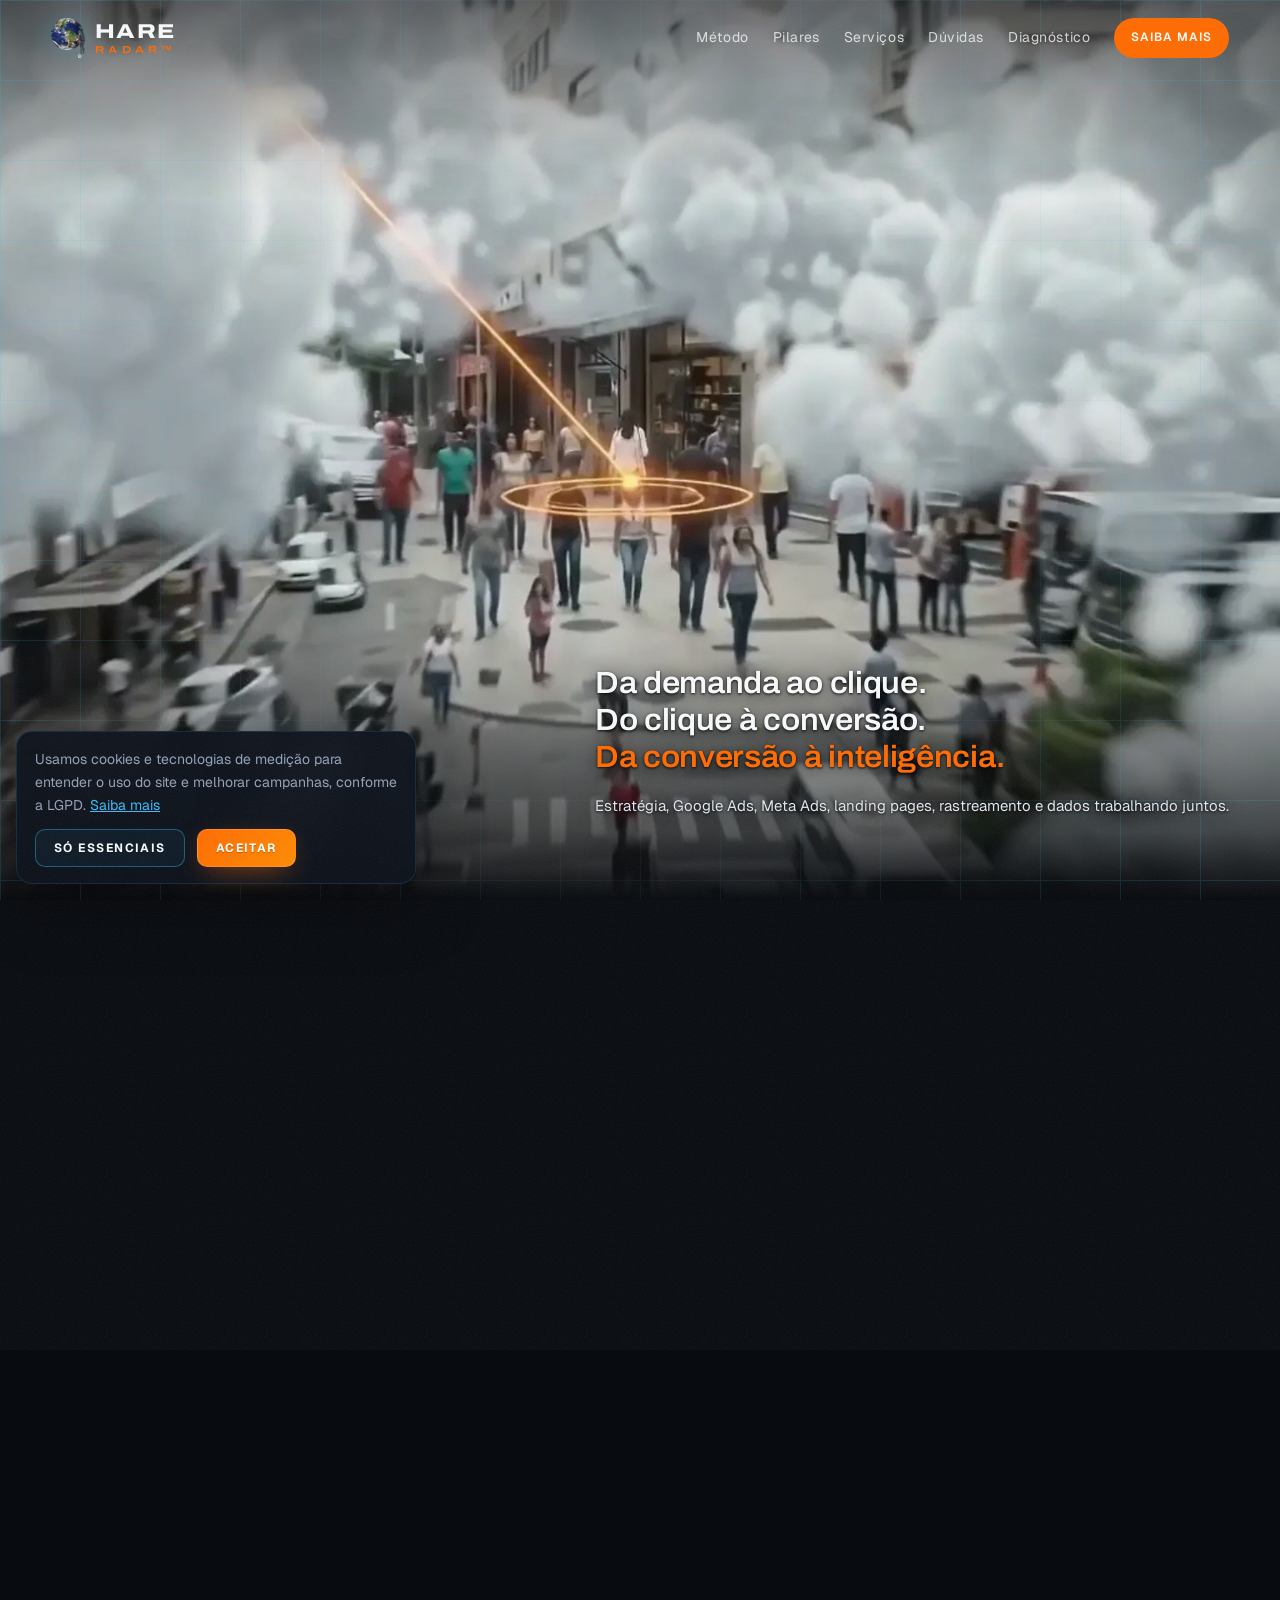
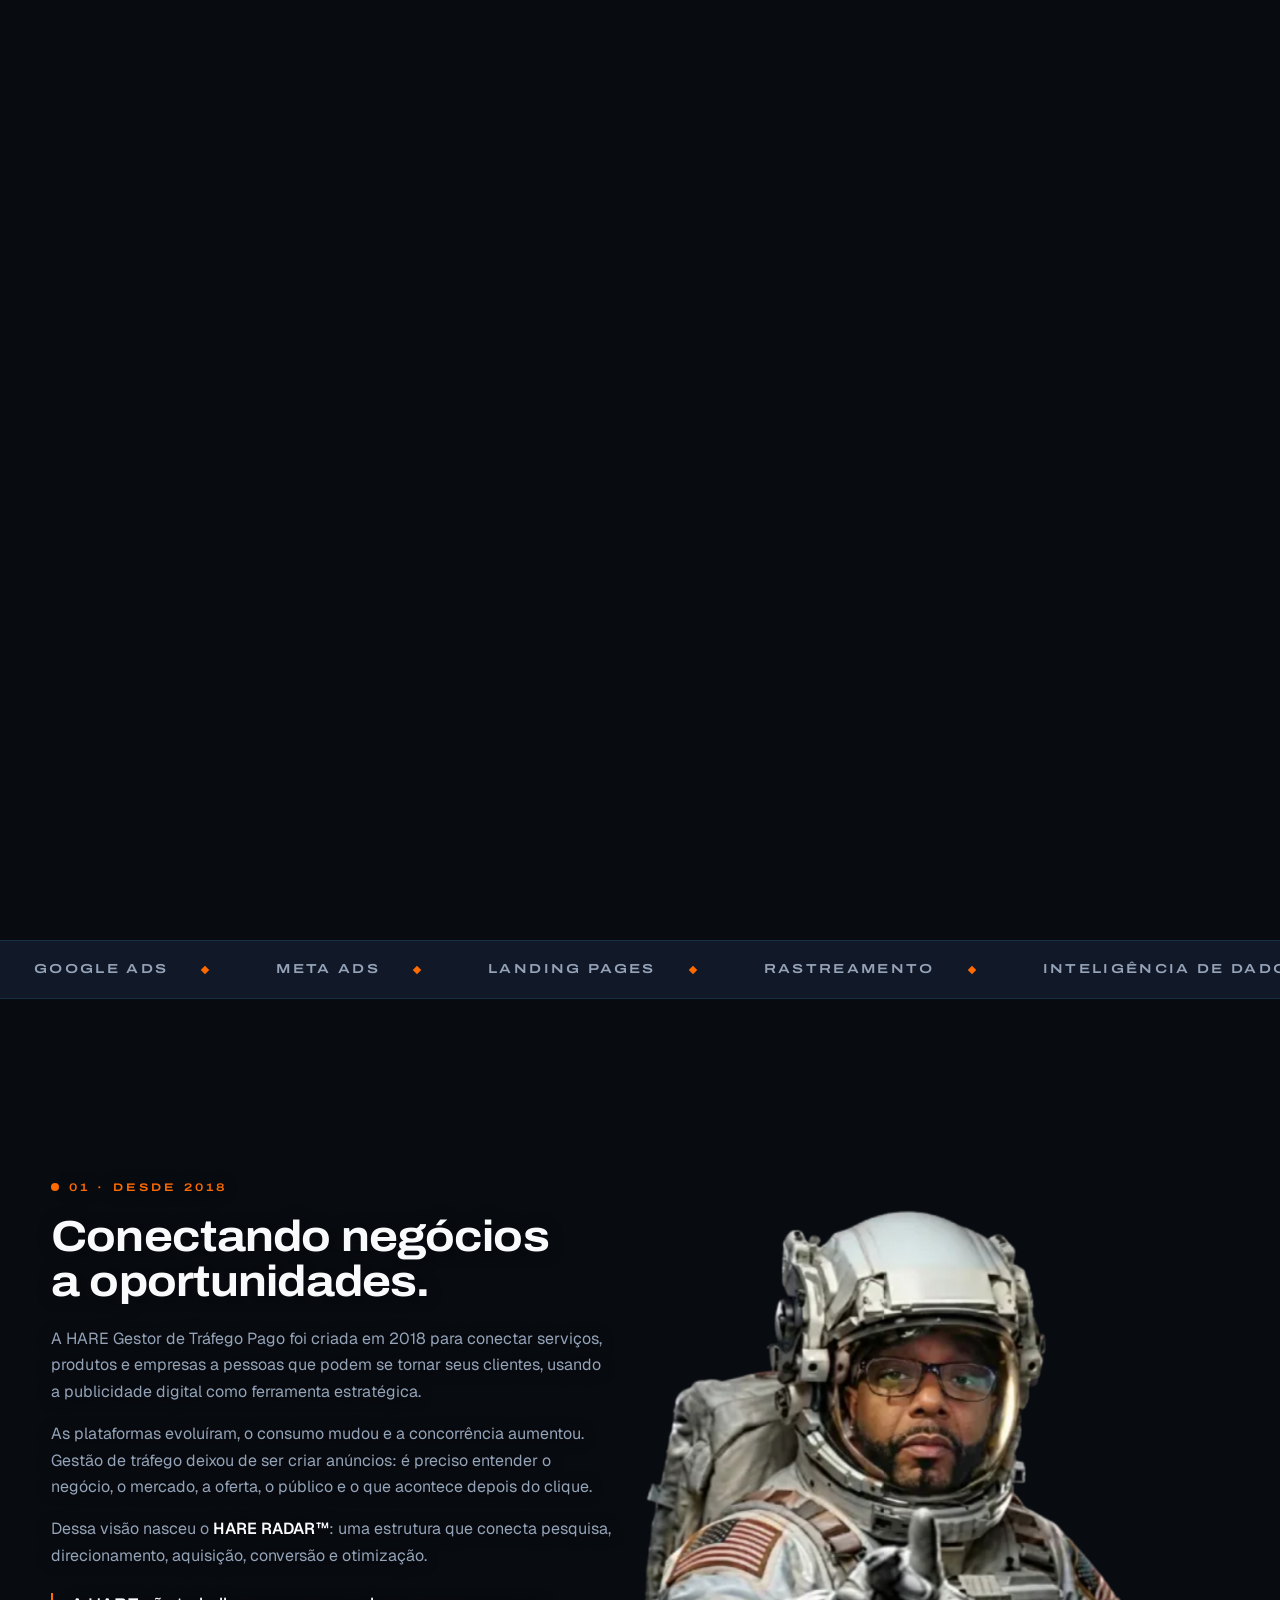
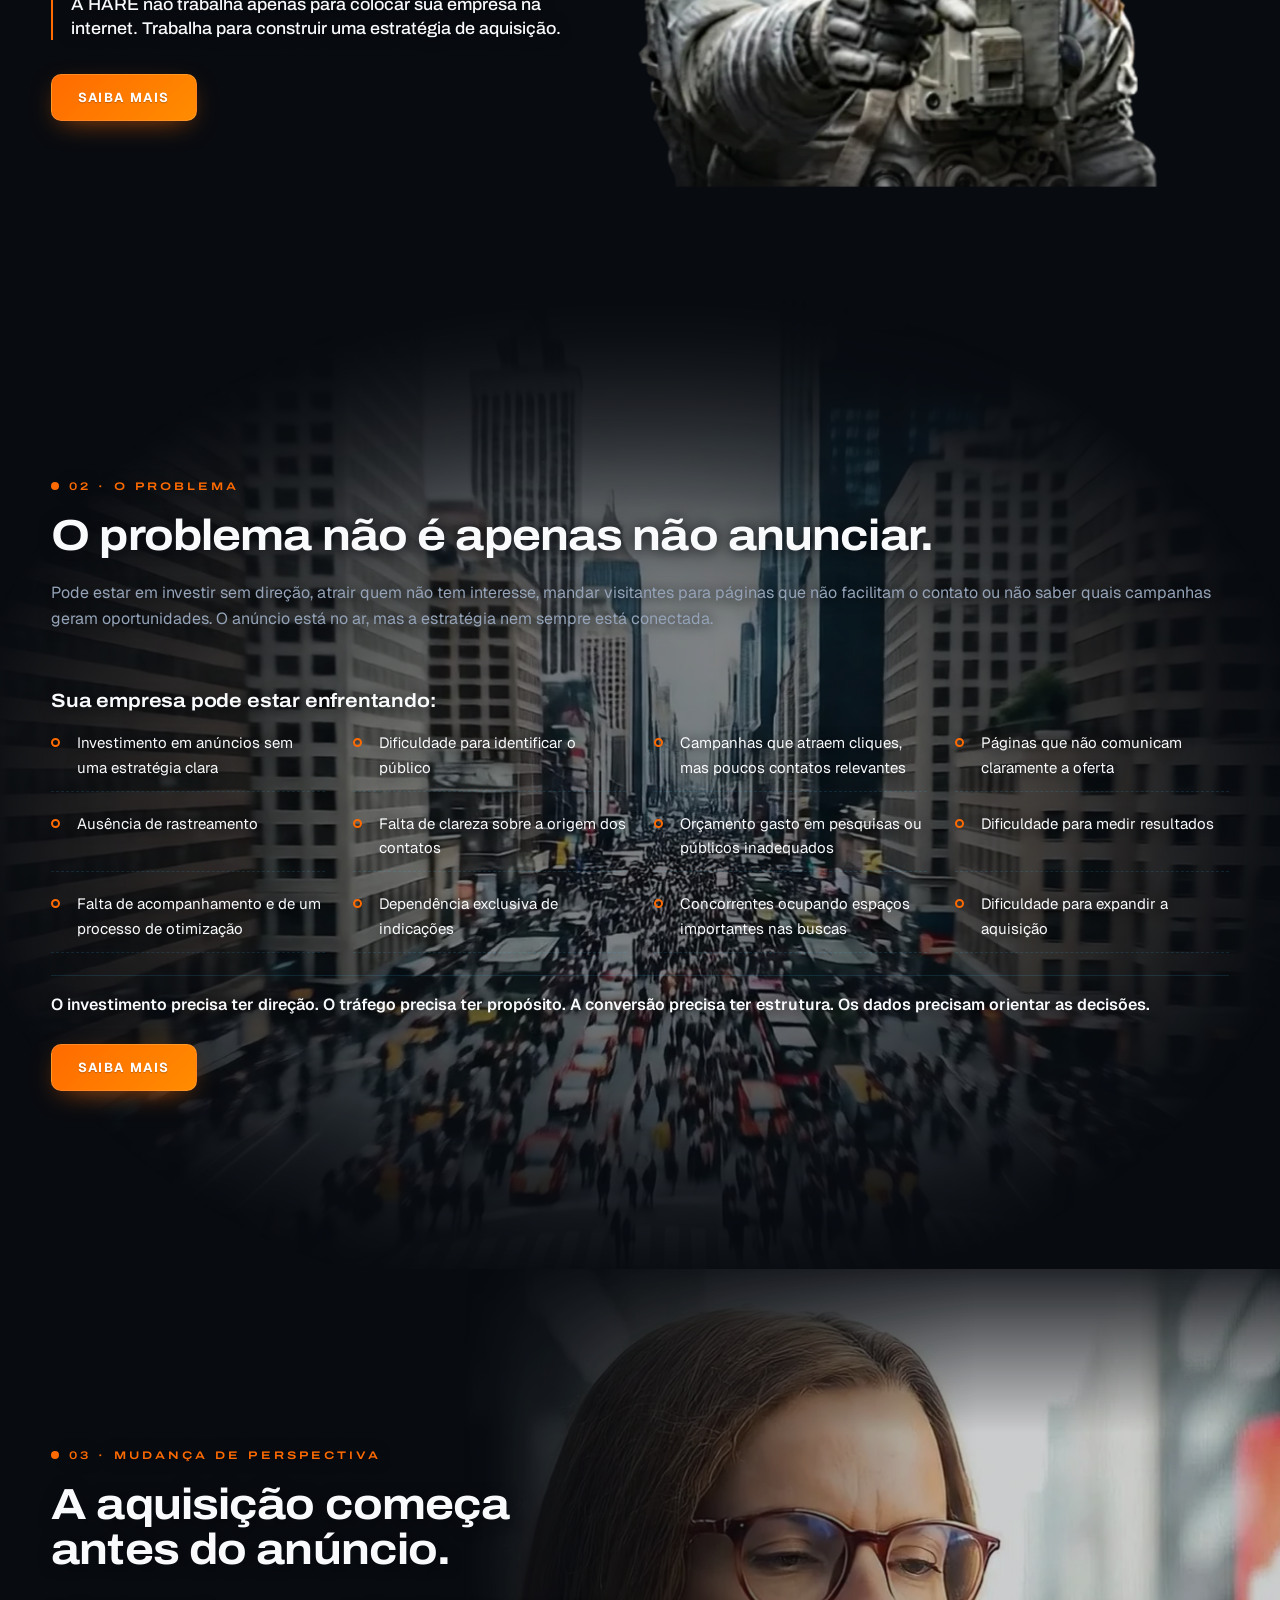
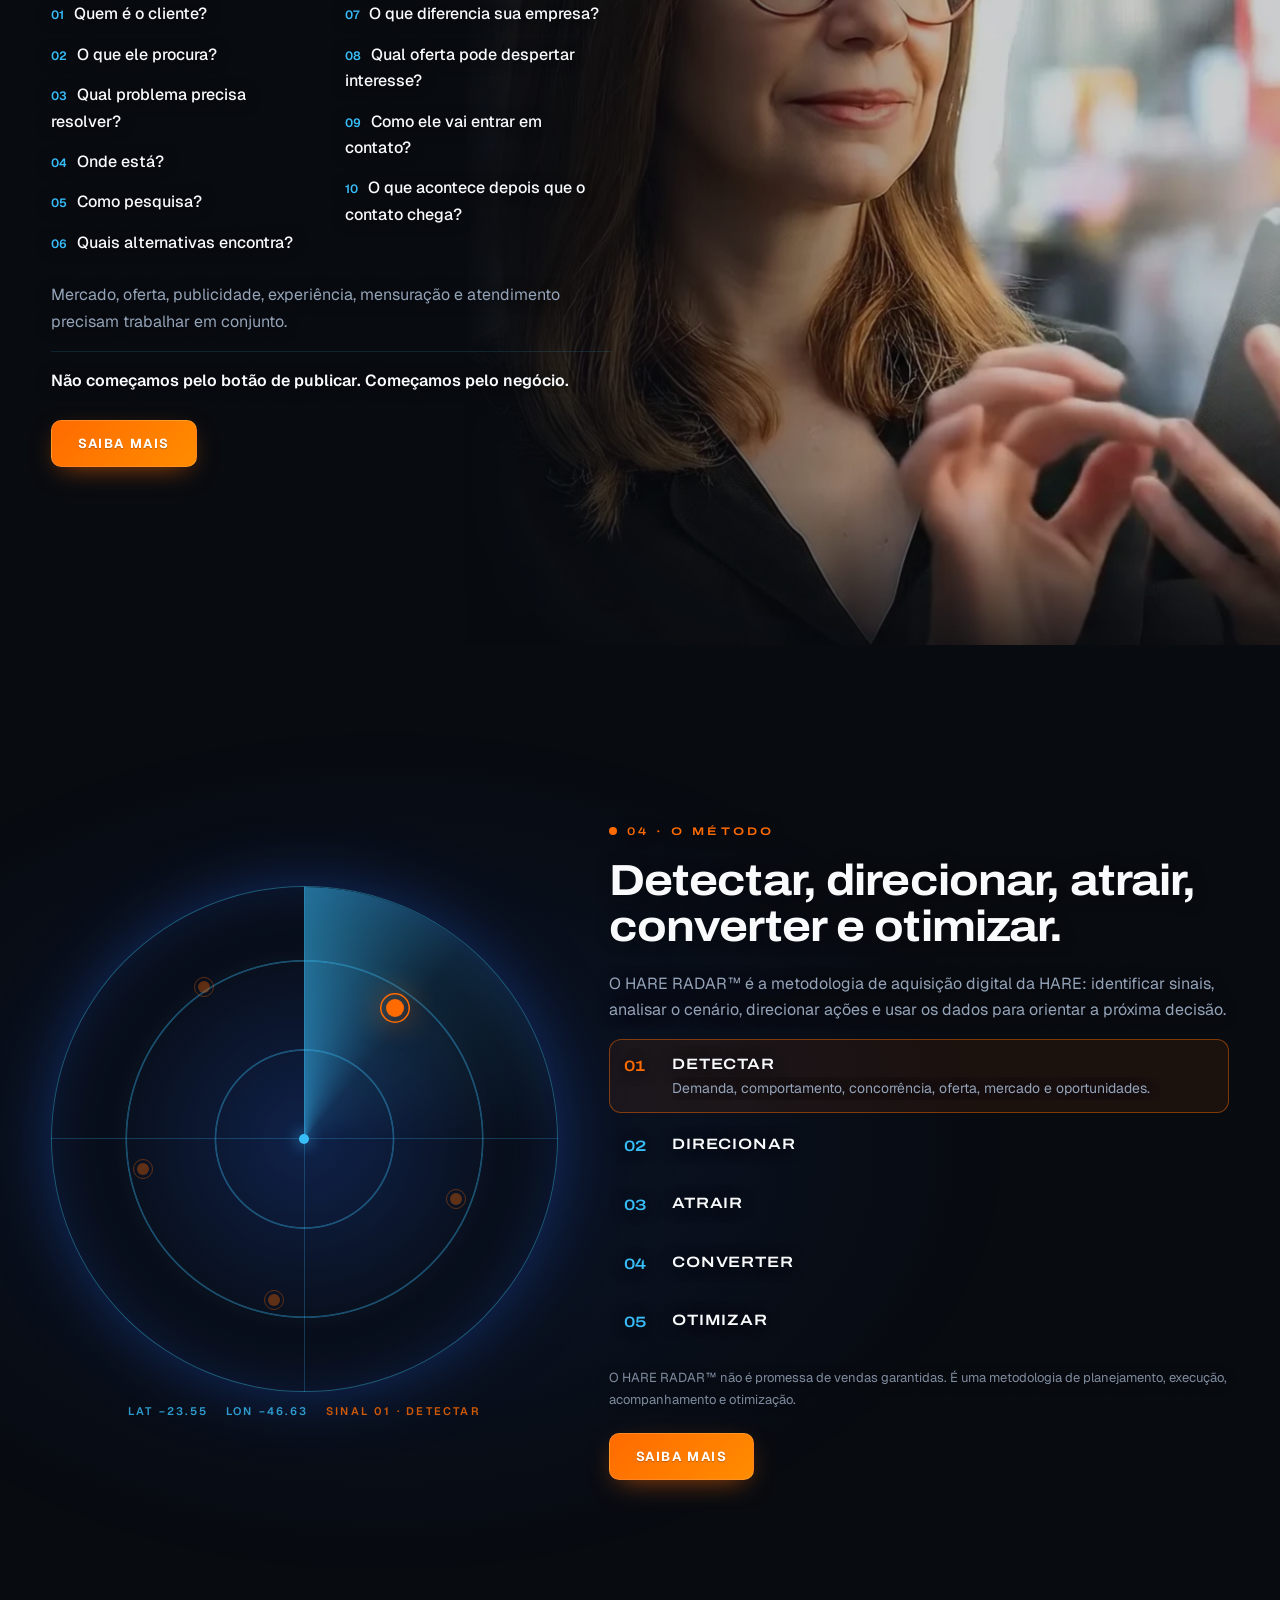
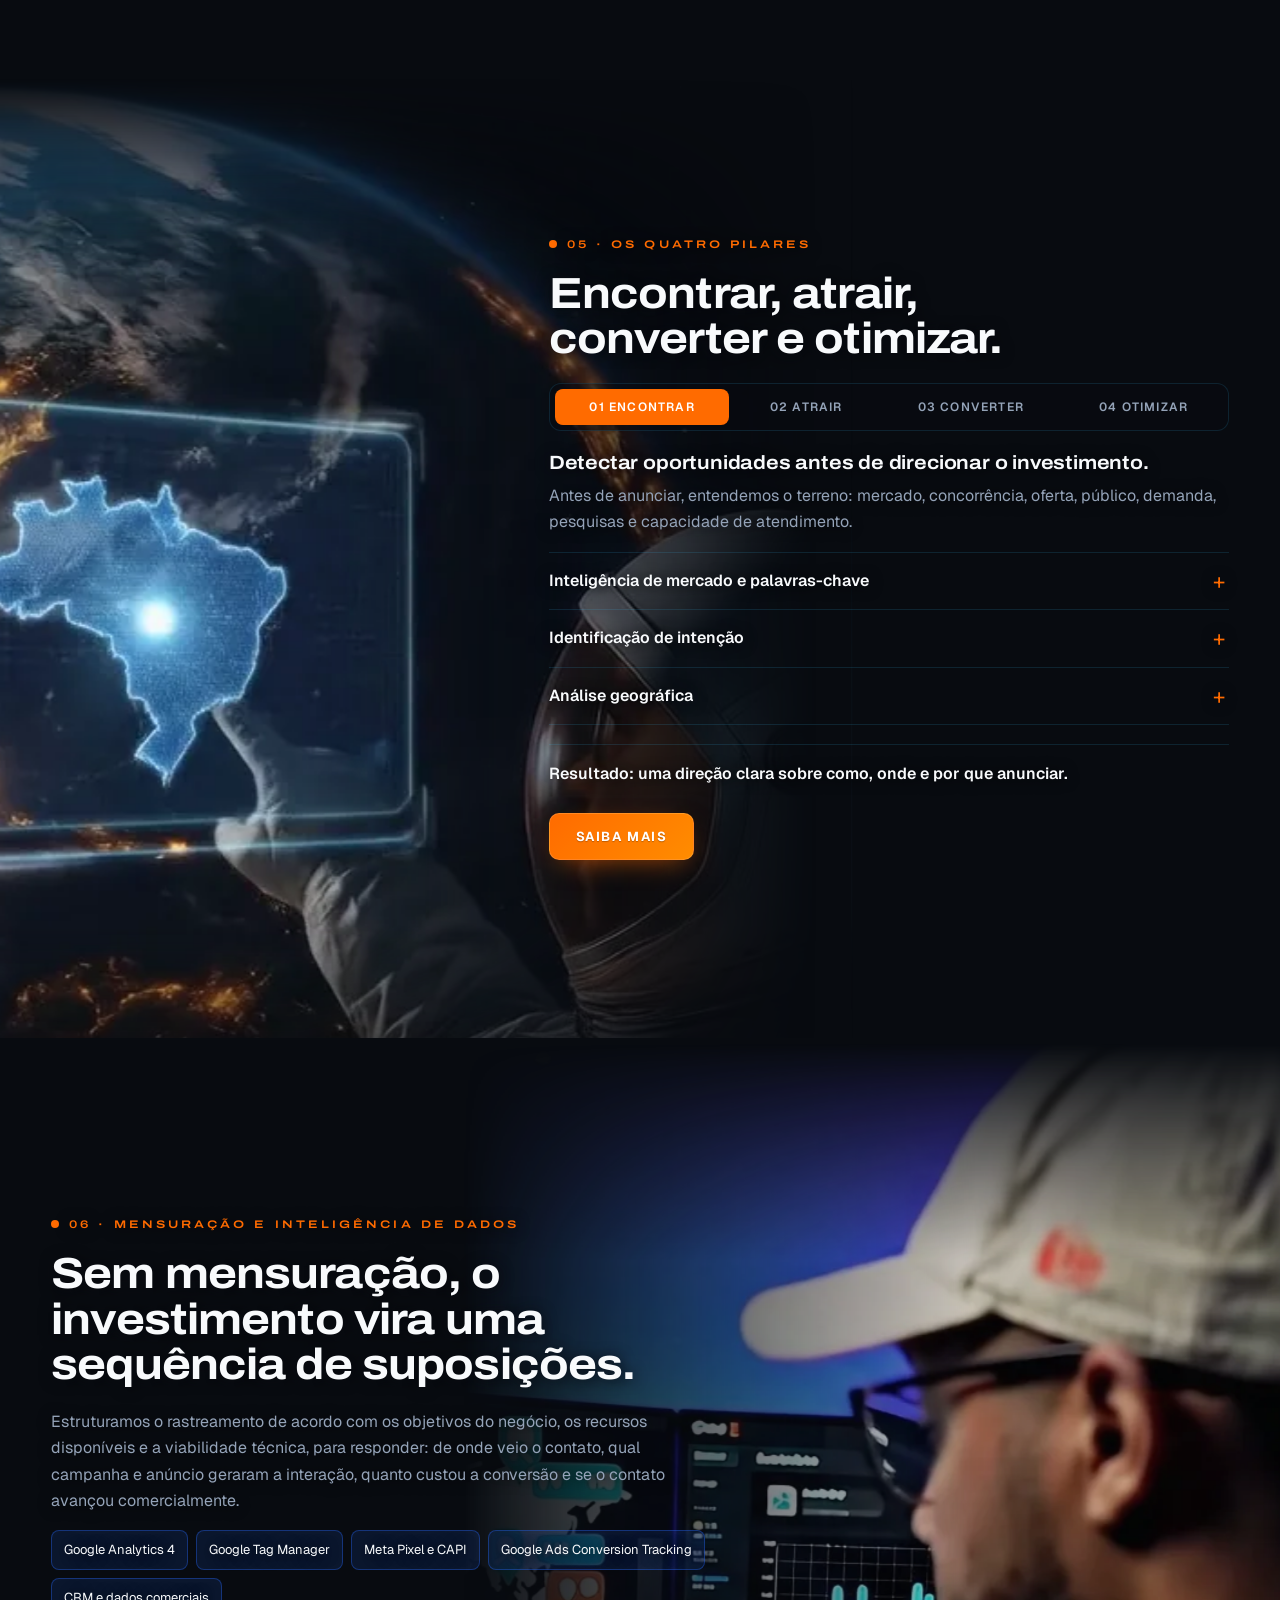
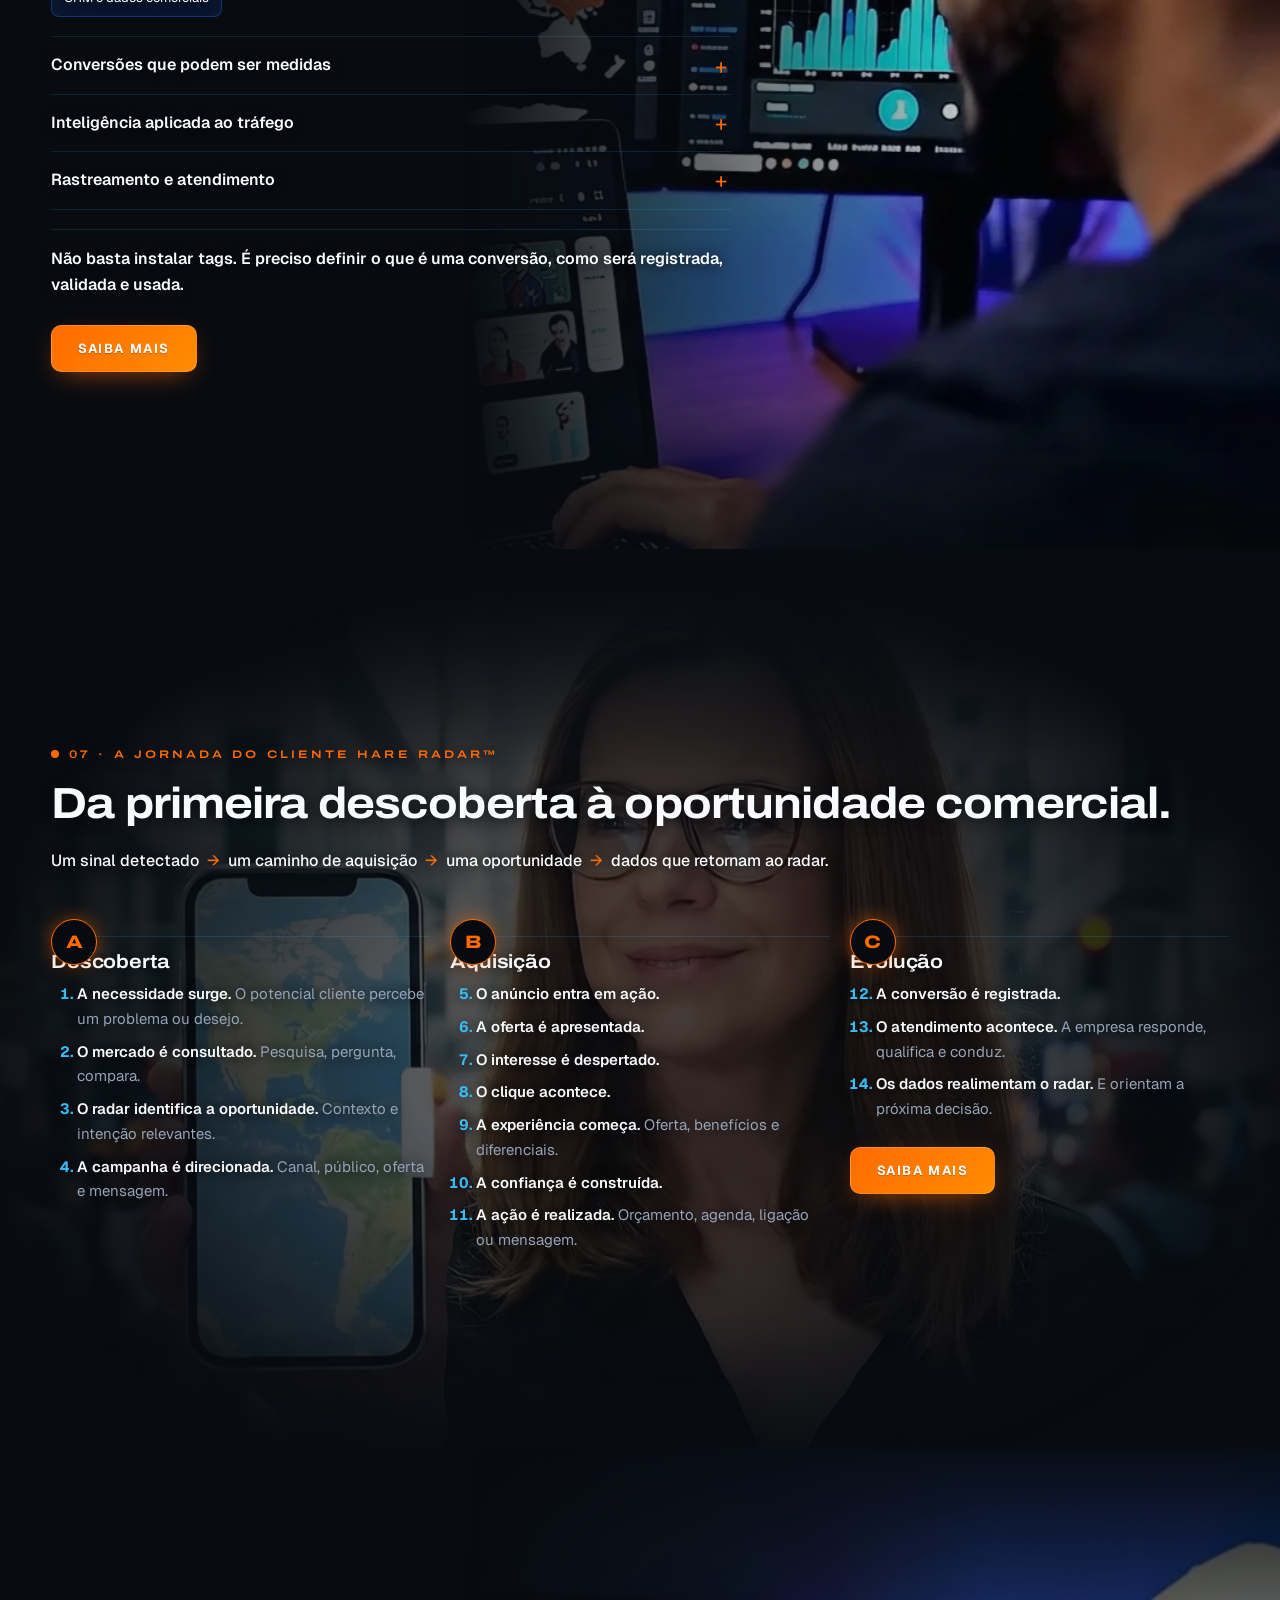
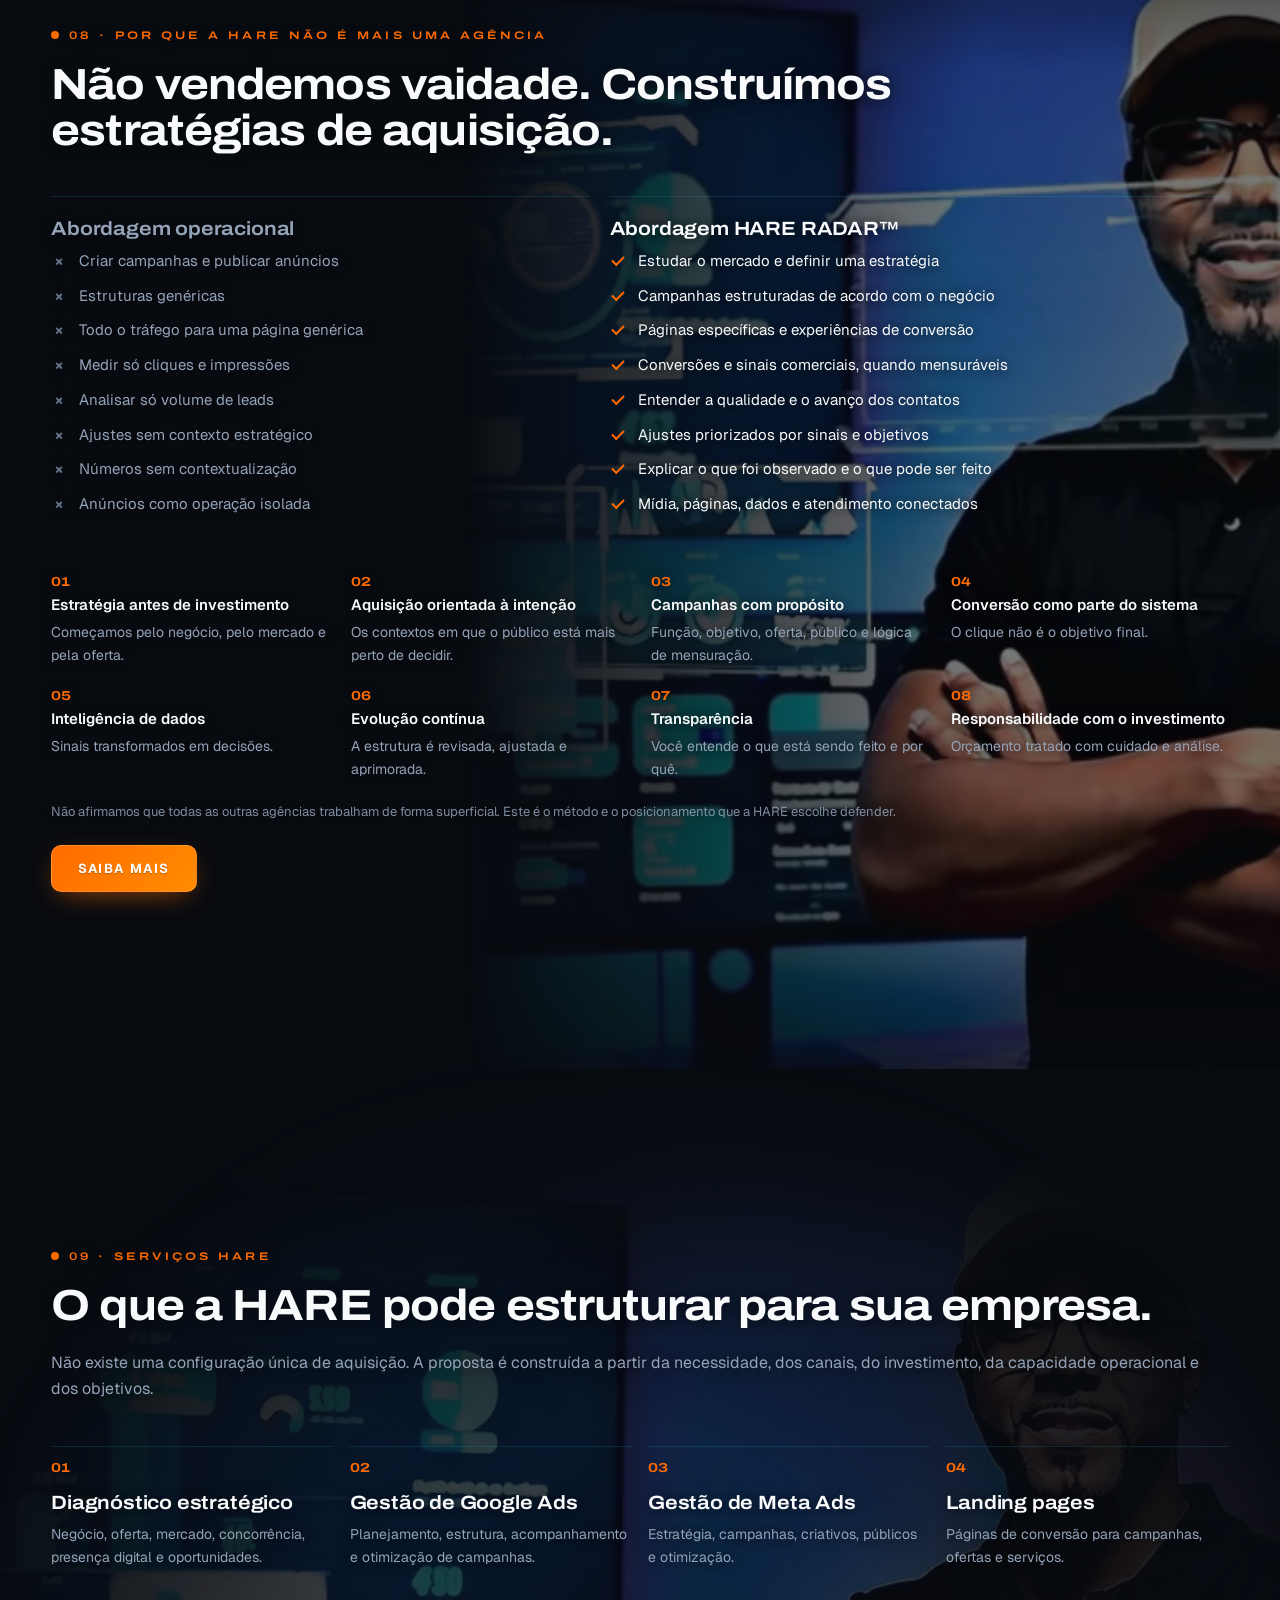
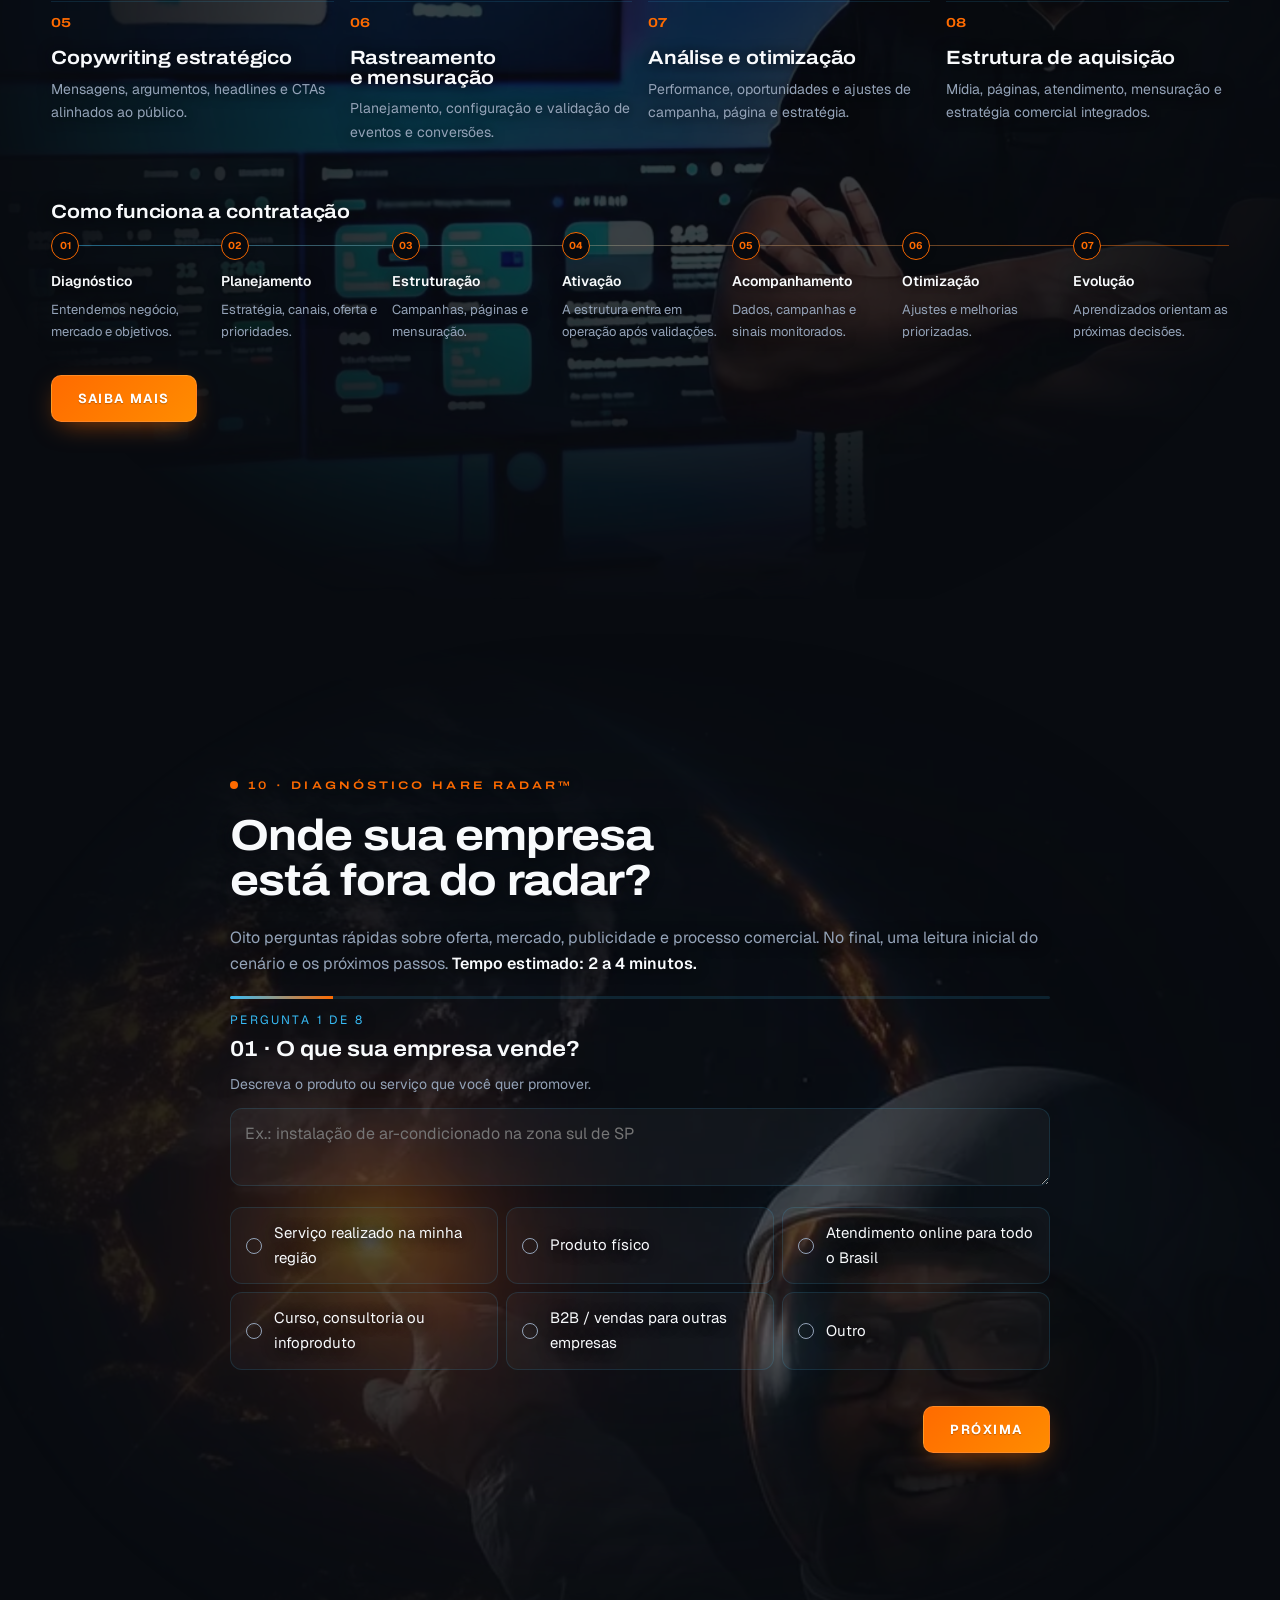
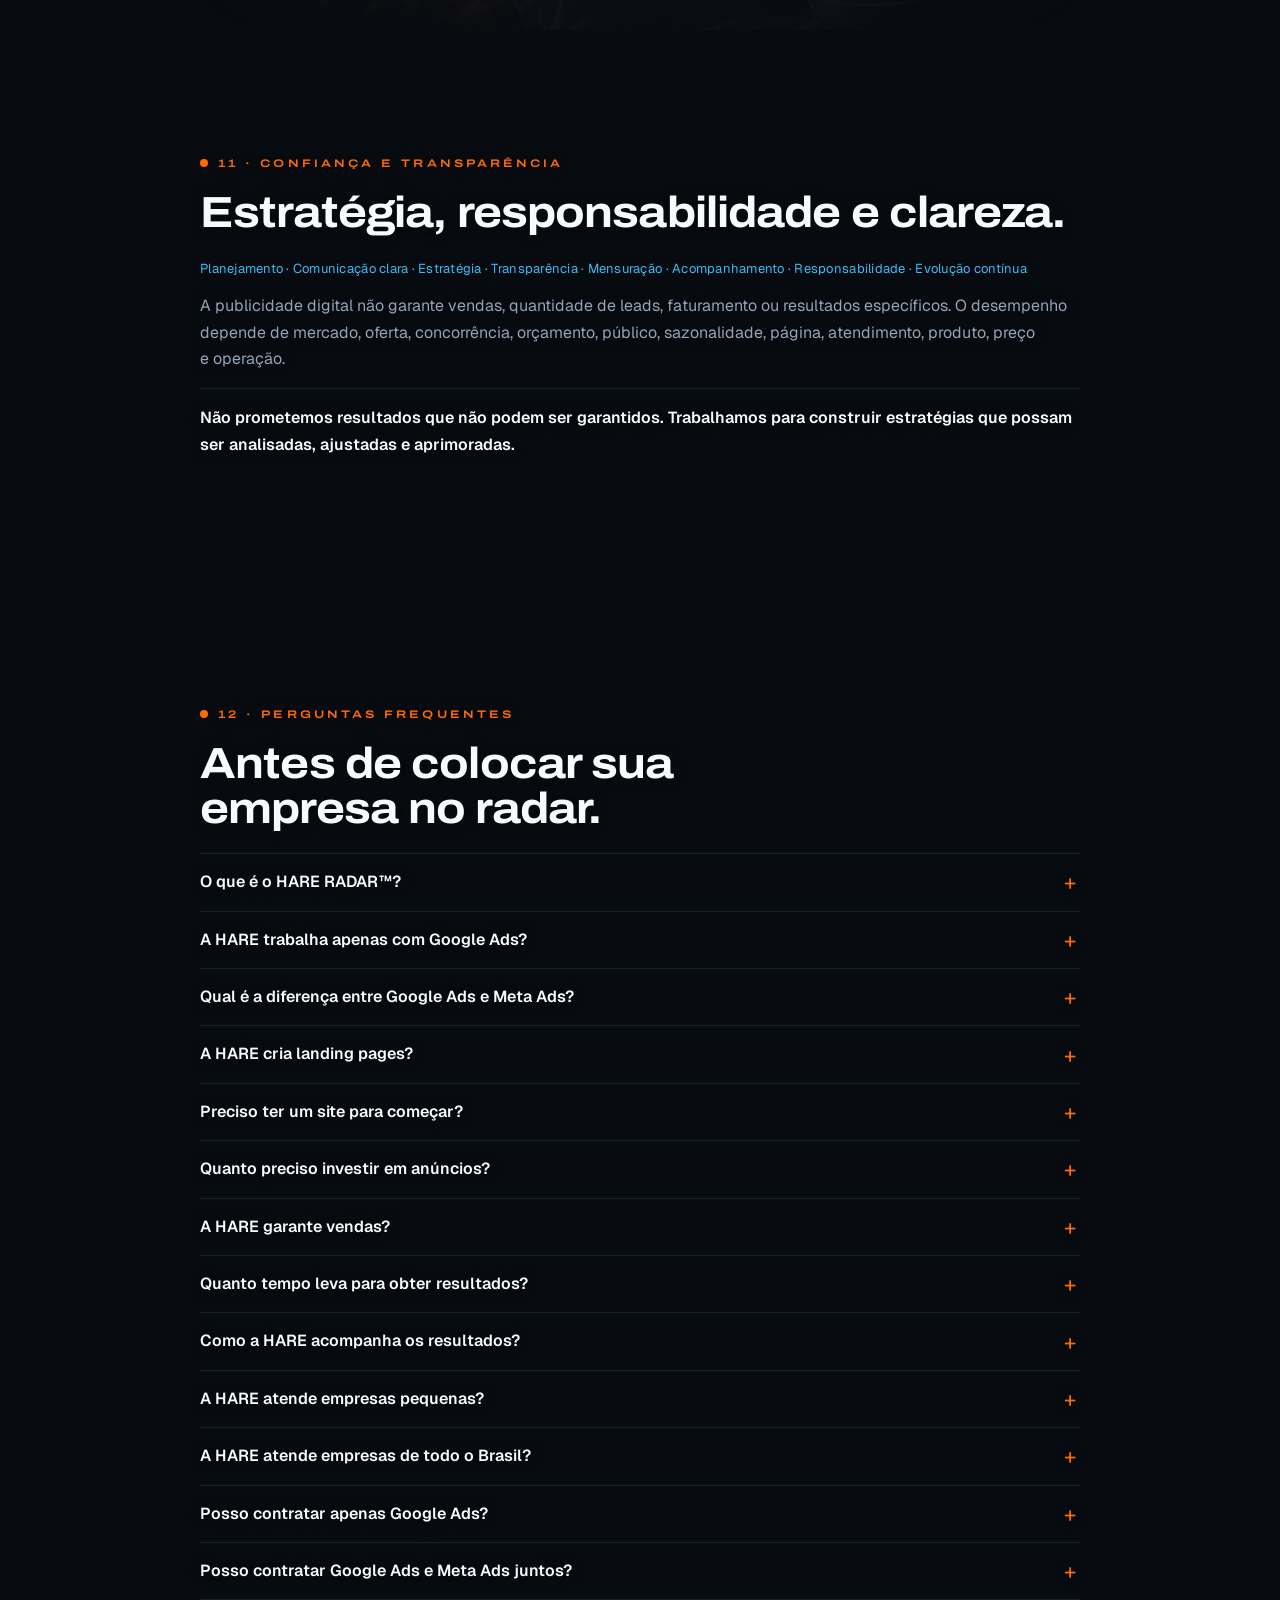
<file: index.html>
<!doctype html>
<html lang="pt-BR">
<head>
  <meta charset="utf-8">
  <meta name="viewport" content="width=device-width, initial-scale=1">
  <title>HARE RADAR™ · Sistema Estratégico de Aquisição de Clientes</title>
  <meta name="description" content="HARE Gestor de Tráfego Pago, desde 2018. Google Ads, Meta Ads, landing pages, rastreamento e inteligência de dados para colocar sua empresa no radar de quem já está procurando.">
  <meta property="og:title" content="HARE RADAR™ · Sistema Estratégico de Aquisição de Clientes">
  <meta property="og:description" content="Sua empresa no radar de quem já está procurando. Google Ads, Meta Ads, landing pages, rastreamento e inteligência de dados.">
  <meta property="og:image" content="assets/frames/desktop/f_0001.webp">
  <meta property="og:type" content="website">
  <meta property="og:locale" content="pt_BR">
  <meta name="theme-color" content="#080B10">
  <link rel="icon" href="assets/logo.png">
  <link rel="preconnect" href="https://fonts.googleapis.com">
  <link rel="preconnect" href="https://fonts.gstatic.com" crossorigin>
  <link href="https://fonts.googleapis.com/css2?family=Archivo:wdth,wght@62..125,400..800&family=Geist:wght@300..700&display=swap" rel="stylesheet">
  <link rel="preload" as="image" href="assets/frames/desktop/f_0001.webp">
  <link rel="stylesheet" href="estilo.css">
  <link rel="stylesheet" href="marca.css">
  <script type="application/ld+json">
  {"@context":"https://schema.org","@type":"ProfessionalService","name":"HARE Gestor de Tráfego Pago","alternateName":"HARE RADAR™","foundingDate":"2018","email":"haregestordetrafegopago@gmail.com","telephone":"+55 11 95820-8107","sameAs":["https://www.instagram.com/haregestor/"],"areaServed":"BR","description":"Gestão de Google Ads e Meta Ads, landing pages, rastreamento e otimização."}
  </script>
</head>
<body>

<a class="pular" href="#historia">Pular para o conteúdo</a>

<header class="topo">
  <a href="#inicio" class="marca" aria-label="HARE RADAR™, voltar ao início">
    <img src="assets/logo.png" alt="" class="marca-logo" width="302" height="356">
    <span class="marca-texto">HARE<span class="marca-sub">RADAR™</span></span>
  </a>
  <button class="menu-botao" aria-expanded="false" aria-controls="menu" aria-label="Abrir menu"><span></span><span></span></button>
  <nav class="menu" id="menu" aria-label="Seções">
    <a href="#radar">Método</a>
    <a href="#pilares">Pilares</a>
    <a href="#servicos">Serviços</a>
    <a href="#faq">Dúvidas</a>
    <a href="#diagnostico" data-evento="menu_diagnostico">Diagnóstico</a>
    <a href="#contato" class="menu-cta" data-evento="menu_contato">Saiba mais</a>
  </nav>
</header>

<main>

  <!-- ABERTURA: o vídeo toca com a rolagem -->
  <section id="inicio" class="cine" style="--altura: 460vh" aria-label="Abertura">
    <div class="cine-palco">
      <canvas class="cine-fundo" aria-hidden="true"></canvas>
      <canvas class="cine-canvas" aria-hidden="true"></canvas>
      <div class="cine-vinheta"></div>
      <div class="cine-grade" aria-hidden="true"></div>

      <div class="momento" data-de="0" data-ate="0.24">
        <div class="painel painel--vidro">
          <span class="rotulo rotulo--sinal">HARE RADAR™ · Sistema estratégico de aquisição de clientes</span>
          <h1 class="titulo-abertura">Sua empresa no radar de quem já está procurando.</h1>
          <p class="apoio">E de quem ainda não conhece seu negócio, mas pode se tornar seu próximo cliente.</p>
        </div>
      </div>
      <div class="momento momento--direita" data-de="0.30" data-ate="0.66">
        <div class="painel painel--vidro">
          <p class="destaque">Da demanda ao clique.<br>Do clique à conversão.<br><em>Da conversão à inteligência.</em></p>
          <p class="apoio">Estratégia, Google Ads, Meta Ads, landing pages, rastreamento e dados trabalhando juntos.</p>
        </div>
      </div>
      <div class="momento momento--topo" data-de="0.74" data-ate="1">
        <div class="painel painel--vidro">
          <p class="destaque">Enquanto outros apertam botões, a HARE pilota o crescimento do seu negócio.</p>
          <div class="botoes">
            <a href="#historia" class="botao" data-evento="cta_hero">Saiba mais</a>
            <a href="#radar" class="botao botao--linha" data-evento="cta_hero_radar">Conheça o HARE RADAR™</a>
          </div>
        </div>
      </div>

      <div class="cine-dica" aria-hidden="true"><span></span>role</div>
    </div>
  </section>

  <div class="faixa" aria-label="Canais e serviços">
    <div class="faixa-trilho">
      <span>Google Ads</span><span>Meta Ads</span><span>Landing Pages</span><span>Rastreamento</span><span>Inteligência de Dados</span><span>Otimização</span>
      <span aria-hidden="true">Google Ads</span><span aria-hidden="true">Meta Ads</span><span aria-hidden="true">Landing Pages</span><span aria-hidden="true">Rastreamento</span><span aria-hidden="true">Inteligência de Dados</span><span aria-hidden="true">Otimização</span>
    </div>
  </div>

  <!-- 01 HISTÓRIA -->
  <section id="historia" class="secao">
    <img class="arte arte--direita arte--recorte" src="assets/img/historia.webp" alt="" loading="lazy" decoding="async">
    <div class="secao-grade">
      <div class="painel revelar">
        <span class="rotulo">01 · Desde 2018</span>
        <h2>Conectando negócios a oportunidades.</h2>
        <p>A HARE Gestor de Tráfego Pago foi criada em 2018 para conectar serviços, produtos e empresas a pessoas que podem se tornar seus clientes, usando a publicidade digital como ferramenta estratégica.</p>
        <p>As plataformas evoluíram, o consumo mudou e a concorrência aumentou. Gestão de tráfego deixou de ser criar anúncios: é preciso entender o negócio, o mercado, a oferta, o público e o que acontece depois do clique.</p>
        <p>Dessa visão nasceu o <strong>HARE RADAR™</strong>: uma estrutura que conecta pesquisa, direcionamento, aquisição, conversão e otimização.</p>
        <blockquote class="frase">A HARE não trabalha apenas para colocar sua empresa na internet. Trabalha para construir uma estratégia de aquisição.</blockquote>
        <a href="#problema" class="botao" data-evento="cta_historia">Saiba mais</a>
      </div>
    </div>
  </section>

  <!-- 02 PROBLEMA -->
  <section id="problema" class="secao secao--larga">
    <img class="arte arte--fundo" src="assets/img/problema.webp" alt="" loading="lazy" decoding="async">
    <div class="painel painel--cabecalho revelar">
      <span class="rotulo">02 · O problema</span>
      <h2>O problema não é apenas não anunciar.</h2>
      <p>Pode estar em investir sem direção, atrair quem não tem interesse, mandar visitantes para páginas que não facilitam o contato ou não saber quais campanhas geram oportunidades. O anúncio está no ar, mas a estratégia nem sempre está conectada.</p>
    </div>
    <div class="painel painel--lista revelar">
      <h3>Sua empresa pode estar enfrentando:</h3>
      <ul class="sinais">
        <li>Investimento em anúncios sem uma estratégia clara</li>
        <li>Dificuldade para identificar o público</li>
        <li>Campanhas que atraem cliques, mas poucos contatos relevantes</li>
        <li>Páginas que não comunicam claramente a oferta</li>
        <li>Ausência de rastreamento</li>
        <li>Falta de clareza sobre a origem dos contatos</li>
        <li>Orçamento gasto em pesquisas ou públicos inadequados</li>
        <li>Dificuldade para medir resultados</li>
        <li>Falta de acompanhamento e de um processo de otimização</li>
        <li>Dependência exclusiva de indicações</li>
        <li>Concorrentes ocupando espaços importantes nas buscas</li>
        <li>Dificuldade para expandir a aquisição</li>
      </ul>
      <p class="manifesto">O investimento precisa ter direção. O tráfego precisa ter propósito. A conversão precisa ter estrutura. Os dados precisam orientar as decisões.</p>
      <a href="#diagnostico" class="botao" data-evento="cta_problema">Saiba mais</a>
    </div>
  </section>

  <!-- 03 PERSPECTIVA -->
  <section id="perspectiva" class="secao">
    <img class="arte arte--direita" src="assets/img/perspectiva.webp" alt="" loading="lazy" decoding="async">
    <div class="secao-grade">
      <div class="painel revelar">
        <span class="rotulo">03 · Mudança de perspectiva</span>
        <h2>A aquisição começa antes do anúncio.</h2>
        <ol class="perguntas">
          <li>Quem é o cliente?</li><li>O que ele procura?</li><li>Qual problema precisa resolver?</li>
          <li>Onde está?</li><li>Como pesquisa?</li><li>Quais alternativas encontra?</li>
          <li>O que diferencia sua empresa?</li><li>Qual oferta pode despertar interesse?</li>
          <li>Como ele vai entrar em contato?</li><li>O que acontece depois que o contato chega?</li>
        </ol>
        <p>Mercado, oferta, publicidade, experiência, mensuração e atendimento precisam trabalhar em conjunto.</p>
        <p class="manifesto">Não começamos pelo botão de publicar. Começamos pelo negócio.</p>
        <a href="#radar" class="botao" data-evento="cta_perspectiva">Saiba mais</a>
      </div>
    </div>
  </section>

  <!-- 04 RADAR -->
  <section id="radar" class="secao secao--radar">
    <div class="radar-grade">
      <div class="radar-visor revelar" aria-hidden="true">
        <div class="radar">
          <div class="radar-varredura"></div>
          <span class="blip" data-blip="0" style="--x:68%;--y:24%"></span>
          <span class="blip" data-blip="1" style="--x:80%;--y:62%"></span>
          <span class="blip" data-blip="2" style="--x:44%;--y:82%"></span>
          <span class="blip" data-blip="3" style="--x:18%;--y:56%"></span>
          <span class="blip" data-blip="4" style="--x:30%;--y:20%"></span>
          <span class="radar-centro"></span>
        </div>
        <div class="radar-coord"><span>LAT −23.55</span><span>LON −46.63</span><span class="radar-status">VARRENDO</span></div>
      </div>
      <div class="painel revelar">
        <span class="rotulo">04 · O método</span>
        <h2>Detectar, direcionar, atrair, converter e otimizar.</h2>
        <p>O HARE RADAR™ é a metodologia de aquisição digital da HARE: identificar sinais, analisar o cenário, direcionar ações e usar os dados para orientar a próxima decisão.</p>
        <ol class="estagios" role="list">
          <li data-estagio="0"><button type="button"><b>01</b><strong>Detectar</strong><span>Demanda, comportamento, concorrência, oferta, mercado e oportunidades.</span></button></li>
          <li data-estagio="1"><button type="button"><b>02</b><strong>Direcionar</strong><span>Objetivos, canais, público, orçamento, estratégia e estrutura de aquisição.</span></button></li>
          <li data-estagio="2"><button type="button"><b>03</b><strong>Atrair</strong><span>Campanhas de Google Ads e Meta Ads para alcançar públicos e contextos relevantes.</span></button></li>
          <li data-estagio="3"><button type="button"><b>04</b><strong>Converter</strong><span>Páginas, mensagens e caminhos que facilitem contato, orçamento, agendamento ou compra.</span></button></li>
          <li data-estagio="4"><button type="button"><b>05</b><strong>Otimizar</strong><span>Analisar dados, ajustar, testar melhorias e evoluir a estratégia.</span></button></li>
        </ol>
        <p class="nota">O HARE RADAR™ não é promessa de vendas garantidas. É uma metodologia de planejamento, execução, acompanhamento e otimização.</p>
        <a href="#pilares" class="botao" data-evento="cta_radar">Saiba mais</a>
      </div>
    </div>
  </section>

  <!-- 05 PILARES -->
  <section id="pilares" class="secao">
    <img class="arte arte--esquerda" src="assets/img/pilares.webp" alt="" loading="lazy" decoding="async">
    <div class="secao-grade secao-grade--direita secao-grade--larga">
      <div class="painel revelar">
        <span class="rotulo">05 · Os quatro pilares</span>
        <h2>Encontrar, atrair, converter e otimizar.</h2>

        <div class="abas" role="tablist" aria-label="Pilares">
          <button role="tab" id="aba-1" aria-controls="pilar-1" aria-selected="true">01 Encontrar</button>
          <button role="tab" id="aba-2" aria-controls="pilar-2" aria-selected="false" tabindex="-1">02 Atrair</button>
          <button role="tab" id="aba-3" aria-controls="pilar-3" aria-selected="false" tabindex="-1">03 Converter</button>
          <button role="tab" id="aba-4" aria-controls="pilar-4" aria-selected="false" tabindex="-1">04 Otimizar</button>
        </div>

        <div class="aba-painel" role="tabpanel" id="pilar-1" aria-labelledby="aba-1">
          <h3>Detectar oportunidades antes de direcionar o investimento.</h3>
          <p>Antes de anunciar, entendemos o terreno: mercado, concorrência, oferta, público, demanda, pesquisas e capacidade de atendimento.</p>
          <details><summary>Inteligência de mercado e palavras-chave</summary>
            <p>Observamos concorrentes, características da oferta e necessidades do público para levantar hipóteses que orientem as campanhas. Na pesquisa de palavras-chave analisamos termos, variações, intenção, concorrência, relevância, região, custo estimado, termos negativos e sazonalidade.</p></details>
          <details><summary>Identificação de intenção</summary>
            <ul class="lista-fina"><li><b>Informacional:</b> pessoas buscando informações ou explicações.</li><li><b>Consideração:</b> comparando alternativas e características.</li><li><b>Comercial:</b> procurando preços, fornecedores, serviços ou orçamentos.</li><li><b>Transacional:</b> perto de comprar, contratar ou agendar.</li></ul>
            <p>As intenções se sobrepõem e são lidas dentro do contexto do negócio.</p></details>
          <details><summary>Análise geográfica</summary>
            <p>Regiões de atendimento, bairros, cidades, distâncias, capacidade operacional, concorrência regional e oportunidades de expansão. Uma empresa que atende São Paulo não precisa anunciar para a cidade inteira de forma uniforme: a segmentação deve refletir a realidade da operação.</p></details>
          <p class="manifesto">Resultado: uma direção clara sobre como, onde e por que anunciar.</p>
        </div>

        <div class="aba-painel" role="tabpanel" id="pilar-2" aria-labelledby="aba-2" hidden>
          <h3>Colocar sua oferta diante de oportunidades relevantes.</h3>
          <div class="duas-colunas">
            <div>
              <h4><span class="ponto ponto--azul"></span>Google Ads</h4>
              <p>Presença quando o cliente procura. Captura de demanda por pesquisa, palavras-chave e intenção.</p>
              <p class="tags">Pesquisa de palavras-chave · campanhas de pesquisa · grupos de anúncios · segmentação geográfica · títulos e descrições · recursos de anúncio · termos de pesquisa · negativas · orçamento · conversões · otimização</p>
            </div>
            <div>
              <h4><span class="ponto"></span>Meta Ads</h4>
              <p>Instagram e Facebook para apresentar ofertas, despertar interesse, ampliar alcance e trabalhar remarketing.</p>
              <p class="tags">Planejamento · públicos · criativos em vídeo e imagem · copy · headlines · CTAs · remarketing · testes de gancho, formato, oferta e argumento · mensuração</p>
            </div>
          </div>
          <details><summary>Estratégia multicanal</summary>
            <p>O Google trabalha a intenção; a Meta trabalha descoberta, atenção e remarketing. Os canais podem se complementar quando mercado, oferta, orçamento e dados permitirem. Não se escolhe plataforma por preferência: escolhe-se o caminho que faz sentido para o negócio.</p></details>
          <details><summary>Criativos estratégicos</summary>
            <p>Abordagens possíveis: problema, solução, demonstração, oferta, benefícios, objeções, comparação, educação, testemunhos reais, prova e urgência legítima. Testes com hipóteses definidas, não dezenas de anúncios aleatórios.</p></details>
          <p class="nota">A eficácia depende da estrutura, do mercado, da oferta, do orçamento e da execução.</p>
        </div>

        <div class="aba-painel" role="tabpanel" id="pilar-3" aria-labelledby="aba-3" hidden>
          <h3>O anúncio conquista a atenção. A experiência precisa conquistar a ação.</h3>
          <p>Se o visitante chega a uma página que não explica a oferta, não transmite confiança ou dificulta o contato, parte das oportunidades se perde. Por isso o pós-clique faz parte da estratégia.</p>
          <ol class="passos passos--compacto">
            <li><strong>A promessa</strong><span>O visitante entende na hora o que está sendo oferecido.</span></li>
            <li><strong>O problema</strong><span>A página conecta a oferta à necessidade.</span></li>
            <li><strong>A solução</strong><span>Explica como o produto ou serviço funciona.</span></li>
            <li><strong>O diferencial</strong><span>Por que a oferta merece consideração.</span></li>
            <li><strong>A confiança</strong><span>Provas, informações e argumentos verificáveis.</span></li>
            <li><strong>A ação</strong><span>Contato, agendamento, compra ou solicitação sem atrito.</span></li>
            <li><strong>O acompanhamento</strong><span>As interações relevantes são medidas.</span></li>
          </ol>
          <details><summary>WhatsApp como destino de conversão</summary>
            <p>Botões de contato, mensagens pré-preenchidas, rastreamento de cliques, identificação de origem, qualificação de leads, automação e CRM quando necessário. O WhatsApp não é apenas um botão: ele faz parte do processo comercial.</p></details>
        </div>

        <div class="aba-painel" role="tabpanel" id="pilar-4" aria-labelledby="aba-4" hidden>
          <h3>O mercado muda. Os dados mudam. A estratégia precisa evoluir.</h3>
          <p>Depois da ativação, termos de pesquisa, públicos, criativos, páginas e custos passam a gerar sinais. Usamos esses sinais para orientar melhorias.</p>
          <p class="tags">Termos de pesquisa · criativos · páginas · orçamento · públicos · qualidade dos contatos</p>
          <ol class="ciclo">
            <li>Observar</li><li>Identificar</li><li>Priorizar</li><li>Testar</li><li>Comparar</li><li>Evoluir</li>
          </ol>
          <p class="manifesto">O radar não fica parado. Ele continua monitorando, analisando e direcionando.</p>
        </div>

        <a href="#mensuracao" class="botao" data-evento="cta_pilares">Saiba mais</a>
      </div>
    </div>
  </section>

  <!-- 06 MENSURAÇÃO -->
  <section id="mensuracao" class="secao">
    <img class="arte arte--direita" src="assets/img/mensuracao.webp" alt="" loading="lazy" decoding="async">
    <div class="secao-grade secao-grade--larga">
      <div class="painel revelar">
        <span class="rotulo">06 · Mensuração e inteligência de dados</span>
        <h2>Sem mensuração, o investimento vira uma sequência de suposições.</h2>
        <p>Estruturamos o rastreamento de acordo com os objetivos do negócio, os recursos disponíveis e a viabilidade técnica, para responder: de onde veio o contato, qual campanha e anúncio geraram a interação, quanto custou a conversão e se o contato avançou comercialmente.</p>
        <div class="ferramentas">
          <span>Google Analytics 4</span><span>Google Tag Manager</span><span>Meta Pixel e CAPI</span><span>Google Ads Conversion Tracking</span><span>CRM e dados comerciais</span>
        </div>
        <details><summary>Conversões que podem ser medidas</summary>
          <p>Formulários enviados, cliques no WhatsApp, ligações, agendamentos, pedidos de orçamento, compras, eventos específicos, conversões offline e etapas do funil comercial, quando integradas.</p></details>
        <details><summary>Inteligência aplicada ao tráfego</summary>
          <p>A tecnologia é instrumento da estratégia, não substituta do pensamento comercial. Usamos ferramentas de pesquisa, análise e inteligência artificial para organizar dados, pesquisar mercado e palavras-chave, estruturar hipóteses, apoiar copy e criativos, revisar páginas e organizar relatórios. A decisão estratégica continua contextual e humana, e nenhuma ferramenta de IA, sozinha, produz resultado comercial.</p></details>
        <details><summary>Rastreamento e atendimento</summary>
          <p>Eventos, UTMs, identificação de origem, integração com CRM, importação de conversões offline, validação, deduplicação e consentimento. Uma boa estrutura reduz lacunas, mas não elimina limites de privacidade e atribuição das plataformas. Também ajudamos a organizar CTA, mensagem inicial, resposta, qualificação e follow-up, porque o atendimento influencia diretamente o avanço comercial.</p></details>
        <p class="manifesto">Não basta instalar tags. É preciso definir o que é uma conversão, como será registrada, validada e usada.</p>
        <a href="#jornada" class="botao" data-evento="cta_mensuracao">Saiba mais</a>
      </div>
    </div>
  </section>

  <!-- 07 JORNADA -->
  <section id="jornada" class="secao secao--larga">
    <img class="arte arte--fundo arte--suave" src="assets/img/jornada.webp" alt="" loading="lazy" decoding="async">
    <div class="painel painel--cabecalho revelar">
      <span class="rotulo">07 · A jornada do cliente HARE RADAR™</span>
      <h2>Da primeira descoberta à oportunidade comercial.</h2>
      <p class="trilha">Um sinal detectado <i>→</i> um caminho de aquisição <i>→</i> uma oportunidade <i>→</i> dados que retornam ao radar.</p>
    </div>
    <div class="fases">
      <article class="painel fase revelar">
        <span class="fase-letra">A</span><h3>Descoberta</h3>
        <ol start="1">
          <li><b>A necessidade surge.</b> O potencial cliente percebe um problema ou desejo.</li>
          <li><b>O mercado é consultado.</b> Pesquisa, pergunta, compara.</li>
          <li><b>O radar identifica a oportunidade.</b> Contexto e intenção relevantes.</li>
          <li><b>A campanha é direcionada.</b> Canal, público, oferta e mensagem.</li>
        </ol>
      </article>
      <article class="painel fase revelar">
        <span class="fase-letra">B</span><h3>Aquisição</h3>
        <ol start="5">
          <li><b>O anúncio entra em ação.</b></li>
          <li><b>A oferta é apresentada.</b></li>
          <li><b>O interesse é despertado.</b></li>
          <li><b>O clique acontece.</b></li>
          <li><b>A experiência começa.</b> Oferta, benefícios e diferenciais.</li>
          <li><b>A confiança é construída.</b></li>
          <li><b>A ação é realizada.</b> Orçamento, agenda, ligação ou mensagem.</li>
        </ol>
      </article>
      <article class="painel fase revelar">
        <span class="fase-letra">C</span><h3>Evolução</h3>
        <ol start="12">
          <li><b>A conversão é registrada.</b></li>
          <li><b>O atendimento acontece.</b> A empresa responde, qualifica e conduz.</li>
          <li><b>Os dados realimentam o radar.</b> E orientam a próxima decisão.</li>
        </ol>
        <a href="#diferenca" class="botao" data-evento="cta_jornada">Saiba mais</a>
      </article>
    </div>
  </section>

  <!-- 08 DIFERENÇA -->
  <section id="diferenca" class="secao secao--larga">
    <img class="arte arte--direita" src="assets/img/diferenca.webp" alt="" loading="lazy" decoding="async">
    <div class="painel painel--cabecalho revelar">
      <span class="rotulo">08 · Por que a HARE não é mais uma agência</span>
      <h2>Não vendemos vaidade. Construímos estratégias de aquisição.</h2>
    </div>
    <div class="comparativo revelar">
      <div class="painel">
        <h3 class="apagado">Abordagem operacional</h3>
        <ul class="lista-x">
          <li>Criar campanhas e publicar anúncios</li><li>Estruturas genéricas</li><li>Todo o tráfego para uma página genérica</li>
          <li>Medir só cliques e impressões</li><li>Analisar só volume de leads</li><li>Ajustes sem contexto estratégico</li>
          <li>Números sem contextualização</li><li>Anúncios como operação isolada</li>
        </ul>
      </div>
      <div class="painel painel--destaque">
        <h3>Abordagem HARE RADAR™</h3>
        <ul class="lista-ok">
          <li>Estudar o mercado e definir uma estratégia</li><li>Campanhas estruturadas de acordo com o negócio</li><li>Páginas específicas e experiências de conversão</li>
          <li>Conversões e sinais comerciais, quando mensuráveis</li><li>Entender a qualidade e o avanço dos contatos</li><li>Ajustes priorizados por sinais e objetivos</li>
          <li>Explicar o que foi observado e o que pode ser feito</li><li>Mídia, páginas, dados e atendimento conectados</li>
        </ul>
      </div>
    </div>
    <div class="painel painel--cabecalho revelar">
      <ol class="principios">
        <li><strong>Estratégia antes de investimento</strong>Começamos pelo negócio, pelo mercado e pela oferta.</li>
        <li><strong>Aquisição orientada à intenção</strong>Os contextos em que o público está mais perto de decidir.</li>
        <li><strong>Campanhas com propósito</strong>Função, objetivo, oferta, público e lógica de mensuração.</li>
        <li><strong>Conversão como parte do sistema</strong>O clique não é o objetivo final.</li>
        <li><strong>Inteligência de dados</strong>Sinais transformados em decisões.</li>
        <li><strong>Evolução contínua</strong>A estrutura é revisada, ajustada e aprimorada.</li>
        <li><strong>Transparência</strong>Você entende o que está sendo feito e por quê.</li>
        <li><strong>Responsabilidade com o investimento</strong>Orçamento tratado com cuidado e análise.</li>
      </ol>
      <p class="nota">Não afirmamos que todas as outras agências trabalham de forma superficial. Este é o método e o posicionamento que a HARE escolhe defender.</p>
      <a href="#servicos" class="botao" data-evento="cta_diferenca">Saiba mais</a>
    </div>
  </section>

  <!-- 09 SERVIÇOS -->
  <section id="servicos" class="secao secao--larga">
    <img class="arte arte--fundo" src="assets/img/servicos.webp" alt="" loading="lazy" decoding="async">
    <div class="painel painel--cabecalho revelar">
      <span class="rotulo">09 · Serviços HARE</span>
      <h2>O que a HARE pode estruturar para sua empresa.</h2>
      <p>Não existe uma configuração única de aquisição. A proposta é construída a partir da necessidade, dos canais, do investimento, da capacidade operacional e dos objetivos.</p>
    </div>
    <div class="servicos revelar">
      <article class="painel servico"><b>01</b><h3>Diagnóstico estratégico</h3><p>Negócio, oferta, mercado, concorrência, presença digital e oportunidades.</p></article>
      <article class="painel servico"><b>02</b><h3>Gestão de Google Ads</h3><p>Planejamento, estrutura, acompanhamento e otimização de campanhas.</p></article>
      <article class="painel servico"><b>03</b><h3>Gestão de Meta Ads</h3><p>Estratégia, campanhas, criativos, públicos e otimização.</p></article>
      <article class="painel servico"><b>04</b><h3>Landing pages</h3><p>Páginas de conversão para campanhas, ofertas e serviços.</p></article>
      <article class="painel servico"><b>05</b><h3>Copywriting estratégico</h3><p>Mensagens, argumentos, headlines e CTAs alinhados ao público.</p></article>
      <article class="painel servico"><b>06</b><h3>Rastreamento e mensuração</h3><p>Planejamento, configuração e validação de eventos e conversões.</p></article>
      <article class="painel servico"><b>07</b><h3>Análise e otimização</h3><p>Performance, oportunidades e ajustes de campanha, página e estratégia.</p></article>
      <article class="painel servico"><b>08</b><h3>Estrutura de aquisição</h3><p>Mídia, páginas, atendimento, mensuração e estratégia comercial integrados.</p></article>
    </div>
    <div class="painel painel--cabecalho revelar">
      <h3>Como funciona a contratação</h3>
      <ol class="linha-tempo">
        <li><strong>Diagnóstico</strong>Entendemos negócio, mercado e objetivos.</li>
        <li><strong>Planejamento</strong>Estratégia, canais, oferta e prioridades.</li>
        <li><strong>Estruturação</strong>Campanhas, páginas e mensuração.</li>
        <li><strong>Ativação</strong>A estrutura entra em operação após validações.</li>
        <li><strong>Acompanhamento</strong>Dados, campanhas e sinais monitorados.</li>
        <li><strong>Otimização</strong>Ajustes e melhorias priorizadas.</li>
        <li><strong>Evolução</strong>Aprendizados orientam as próximas decisões.</li>
      </ol>
      <a href="#diagnostico" class="botao" data-evento="cta_servicos">Saiba mais</a>
    </div>
  </section>

  <!-- 10 DIAGNÓSTICO -->
  <section id="diagnostico" class="secao secao--contato">
    <img class="arte arte--fundo arte--suave" src="assets/img/diagnostico.webp" alt="" loading="lazy" decoding="async">
    <div class="painel painel--form revelar">
      <span class="rotulo">10 · Diagnóstico HARE RADAR™</span>
      <h2>Onde sua empresa está fora do radar?</h2>
      <p>Oito perguntas rápidas sobre oferta, mercado, publicidade e processo comercial. No final, uma leitura inicial do cenário e os próximos passos. <b>Tempo estimado: 2 a 4 minutos.</b></p>

      <form class="quiz" novalidate>
        <div class="quiz-progresso" aria-hidden="true"><span></span></div>
        <p class="quiz-contador" aria-live="polite"></p>

        <fieldset class="quiz-etapa" data-chave="oferta">
          <legend>01 · O que sua empresa vende?</legend>
          <p class="quiz-ajuda">Descreva o produto ou serviço que você quer promover.</p>
          <textarea name="oferta_texto" rows="2" placeholder="Ex.: instalação de ar-condicionado na zona sul de SP"></textarea>
          <div class="opcoes">
            <label><input type="radio" name="oferta" value="Serviço realizado na minha região"><span>Serviço realizado na minha região</span></label>
            <label><input type="radio" name="oferta" value="Produto físico"><span>Produto físico</span></label>
            <label><input type="radio" name="oferta" value="Atendimento online para todo o Brasil"><span>Atendimento online para todo o Brasil</span></label>
            <label><input type="radio" name="oferta" value="Curso, consultoria ou infoproduto"><span>Curso, consultoria ou infoproduto</span></label>
            <label><input type="radio" name="oferta" value="B2B / vendas para outras empresas"><span>B2B / vendas para outras empresas</span></label>
            <label><input type="radio" name="oferta" value="Outro"><span>Outro</span></label>
          </div>
        </fieldset>

        <fieldset class="quiz-etapa" data-chave="mercado" hidden>
          <legend>02 · Onde sua empresa atende?</legend>
          <div class="opcoes">
            <label><input type="radio" name="mercado" value="Localmente"><span>Minha empresa atende localmente</span></label>
            <label><input type="radio" name="mercado" value="Várias cidades"><span>Atende várias cidades</span></label>
            <label><input type="radio" name="mercado" value="Todo o Brasil"><span>Atende todo o Brasil</span></label>
            <label><input type="radio" name="mercado" value="Outros países"><span>Atende outros países</span></label>
            <label><input type="radio" name="mercado" value="Totalmente online"><span>Meu atendimento é totalmente online</span></label>
          </div>
        </fieldset>

        <fieldset class="quiz-etapa" data-chave="cliente" hidden>
          <legend>03 · Quem é o seu cliente ideal?</legend>
          <div class="opcoes">
            <label><input type="radio" name="cliente" value="Pessoas físicas"><span>Pessoas físicas</span></label>
            <label><input type="radio" name="cliente" value="Empresas"><span>Empresas</span></label>
            <label><input type="radio" name="cliente" value="Ambos"><span>Ambos</span></label>
            <label><input type="radio" name="cliente" value="Sem clareza"><span>Ainda não tenho clareza sobre o público</span></label>
          </div>
        </fieldset>

        <fieldset class="quiz-etapa" data-chave="aquisicao" data-multi hidden>
          <legend>04 · Como sua empresa consegue clientes hoje?</legend>
          <p class="quiz-ajuda">Marque todas as opções que se aplicam.</p>
          <div class="opcoes opcoes--chips">
            <label><input type="checkbox" name="aquisicao" value="Indicação"><span>Indicação</span></label>
            <label><input type="checkbox" name="aquisicao" value="Google"><span>Google</span></label>
            <label><input type="checkbox" name="aquisicao" value="Instagram"><span>Instagram</span></label>
            <label><input type="checkbox" name="aquisicao" value="Facebook"><span>Facebook</span></label>
            <label><input type="checkbox" name="aquisicao" value="WhatsApp"><span>WhatsApp</span></label>
            <label><input type="checkbox" name="aquisicao" value="Site"><span>Site</span></label>
            <label><input type="checkbox" name="aquisicao" value="Marketplace"><span>Marketplace</span></label>
            <label><input type="checkbox" name="aquisicao" value="Equipe comercial"><span>Equipe comercial</span></label>
            <label><input type="checkbox" name="aquisicao" value="Tráfego pago"><span>Tráfego pago</span></label>
            <label><input type="checkbox" name="aquisicao" value="Outros canais"><span>Outros canais</span></label>
            <label><input type="checkbox" name="aquisicao" value="Sem estrutura definida"><span>Ainda não tenho uma estrutura definida</span></label>
          </div>
        </fieldset>

        <fieldset class="quiz-etapa" data-chave="publicidade" hidden>
          <legend>05 · Sua empresa já investe em anúncios?</legend>
          <div class="opcoes">
            <label><input type="radio" name="publicidade" value="Nunca anunciei"><span>Nunca anunciei</span></label>
            <label><input type="radio" name="publicidade" value="Já anunciei, mas parei"><span>Já anunciei, mas parei</span></label>
            <label><input type="radio" name="publicidade" value="Anuncio no Google Ads"><span>Anuncio atualmente no Google Ads</span></label>
            <label><input type="radio" name="publicidade" value="Anuncio no Meta Ads"><span>Anuncio atualmente no Meta Ads</span></label>
            <label><input type="radio" name="publicidade" value="Anuncio em várias plataformas"><span>Anuncio em várias plataformas</span></label>
            <label><input type="radio" name="publicidade" value="Não sei como estão configuradas"><span>Não sei exatamente como as campanhas estão configuradas</span></label>
          </div>
        </fieldset>

        <fieldset class="quiz-etapa" data-chave="conversao" hidden>
          <legend>06 · Quando alguém encontra sua empresa, como faz o contato?</legend>
          <div class="opcoes">
            <label><input type="radio" name="conversao" value="WhatsApp"><span>WhatsApp</span></label>
            <label><input type="radio" name="conversao" value="Telefone"><span>Telefone</span></label>
            <label><input type="radio" name="conversao" value="Formulário"><span>Formulário</span></label>
            <label><input type="radio" name="conversao" value="Loja física"><span>Loja física</span></label>
            <label><input type="radio" name="conversao" value="E-commerce"><span>E-commerce</span></label>
            <label><input type="radio" name="conversao" value="Agendamento"><span>Agendamento</span></label>
            <label><input type="radio" name="conversao" value="CRM"><span>CRM</span></label>
            <label><input type="radio" name="conversao" value="Vários canais"><span>Vários canais</span></label>
            <label><input type="radio" name="conversao" value="Sem processo organizado"><span>Ainda não tenho um processo organizado</span></label>
          </div>
        </fieldset>

        <fieldset class="quiz-etapa" data-chave="mensuracao" hidden>
          <legend>07 · Você sabe quais campanhas ou canais geram os contatos mais relevantes?</legend>
          <div class="opcoes">
            <label><input type="radio" name="mensuracao" value="Acompanho as principais métricas"><span>Sim, acompanho as principais métricas</span></label>
            <label><input type="radio" name="mensuracao" value="Só cliques e visitas"><span>Acompanho apenas cliques e visitas</span></label>
            <label><input type="radio" name="mensuracao" value="Sei quantos, não a origem"><span>Sei quantos contatos chegam, mas não a origem</span></label>
            <label><input type="radio" name="mensuracao" value="Sem rastreamento"><span>Não tenho rastreamento estruturado</span></label>
            <label><input type="radio" name="mensuracao" value="Não sei"><span>Não sei</span></label>
          </div>
        </fieldset>

        <fieldset class="quiz-etapa" data-chave="objetivo" hidden>
          <legend>08 · O que você quer alcançar nos próximos meses?</legend>
          <div class="opcoes">
            <label><input type="radio" name="objetivo" value="Aumentar o número de contatos"><span>Aumentar o número de contatos</span></label>
            <label><input type="radio" name="objetivo" value="Aumentar as vendas"><span>Aumentar as vendas</span></label>
            <label><input type="radio" name="objetivo" value="Conseguir mais orçamentos"><span>Conseguir mais orçamentos</span></label>
            <label><input type="radio" name="objetivo" value="Agendar mais clientes"><span>Agendar mais clientes</span></label>
            <label><input type="radio" name="objetivo" value="Expandir para novas regiões"><span>Expandir para novas regiões</span></label>
            <label><input type="radio" name="objetivo" value="Melhorar o custo de aquisição"><span>Melhorar o custo de aquisição</span></label>
            <label><input type="radio" name="objetivo" value="Organizar meu marketing"><span>Organizar meu marketing</span></label>
            <label><input type="radio" name="objetivo" value="Estruturar a aquisição do zero"><span>Estruturar a aquisição do zero</span></label>
            <label><input type="radio" name="objetivo" value="Outro"><span>Outro</span></label>
          </div>
        </fieldset>

        <p class="quiz-aviso" role="alert"></p>
        <div class="quiz-nav">
          <button type="button" class="botao botao--linha" data-quiz="voltar">Voltar</button>
          <button type="button" class="botao" data-quiz="avancar">Próxima</button>
        </div>
      </form>

      <div class="resultado" hidden tabindex="-1">
        <span class="rotulo rotulo--sinal">Diagnóstico concluído</span>
        <h3 class="resultado-titulo"></h3>
        <p class="resultado-texto"></p>
        <div class="resultado-grade">
          <div><h4>Oportunidade</h4><p class="resultado-oportunidade"></p></div>
          <div><h4>Próximos passos sugeridos</h4><ol class="resultado-passos"></ol></div>
        </div>
        <p class="nota">Esta é uma leitura inicial baseada nas suas respostas, não uma pontuação. O diagnóstico real considera o contexto completo do seu negócio.</p>
        <p><b>Seu diagnóstico está pronto.</b> Agora vamos identificar as oportunidades que realmente fazem sentido para sua empresa. Solicite uma análise estratégica individual.</p>
        <div class="botoes">
          <a class="botao" target="_blank" rel="noopener" data-resultado-whats data-evento="diagnostico_whatsapp">Saiba mais</a>
          <button type="button" class="botao botao--linha" data-quiz="refazer">Refazer</button>
        </div>
        <p class="tags">Análise individual · Sem compromisso · Foco comercial</p>
      </div>
    </div>
  </section>

  <!-- 11 CONFIANÇA -->
  <section id="confianca" class="secao secao--curta">
    <div class="secao-grade secao-grade--centro">
      <div class="painel revelar">
        <span class="rotulo">11 · Confiança e transparência</span>
        <h2>Estratégia, responsabilidade e clareza.</h2>
        <p class="tags">Planejamento · Comunicação clara · Estratégia · Transparência · Mensuração · Acompanhamento · Responsabilidade · Evolução contínua</p>
        <p>A publicidade digital não garante vendas, quantidade de leads, faturamento ou resultados específicos. O desempenho depende de mercado, oferta, concorrência, orçamento, público, sazonalidade, página, atendimento, produto, preço e operação.</p>
        <p class="manifesto">Não prometemos resultados que não podem ser garantidos. Trabalhamos para construir estratégias que possam ser analisadas, ajustadas e aprimoradas.</p>
      </div>
    </div>
  </section>

  <!-- 12 FAQ -->
  <section id="faq" class="secao secao--curta">
    <div class="secao-grade secao-grade--centro">
      <div class="painel revelar">
        <span class="rotulo">12 · Perguntas frequentes</span>
        <h2>Antes de colocar sua empresa no radar.</h2>
        <div class="faq">
          <details><summary>O que é o HARE RADAR™?</summary><p>Uma metodologia de aquisição digital que conecta pesquisa, planejamento, Google Ads, Meta Ads, páginas de conversão, mensuração e otimização para ajudar empresas a desenvolver uma estrutura de geração de oportunidades comerciais.</p></details>
          <details><summary>A HARE trabalha apenas com Google Ads?</summary><p>Não. Trabalhamos com Google Ads e Meta Ads, além de landing pages, copywriting, rastreamento, mensuração e otimização. A combinação depende do objetivo e da necessidade do negócio.</p></details>
          <details><summary>Qual é a diferença entre Google Ads e Meta Ads?</summary><p>O Google Ads alcança pessoas que pesquisam produtos, serviços e soluções. O Meta Ads trabalha descoberta, atenção, interesse, segmentação, criativos e remarketing. A estratégia depende do contexto de compra e do objetivo comercial.</p></details>
          <details><summary>A HARE cria landing pages?</summary><p>Sim. Estruturamos ou desenvolvemos landing pages para campanhas, ofertas, produtos e serviços, conforme o escopo contratado.</p></details>
          <details><summary>Preciso ter um site para começar?</summary><p>Não necessariamente. Dependendo do negócio, é possível começar com uma página de conversão ou outro destino adequado. Isso é avaliado no diagnóstico.</p></details>
          <details><summary>Quanto preciso investir em anúncios?</summary><p>Depende do mercado, da concorrência, da oferta, da região e do objetivo. Não existe valor universal. Avaliamos o contexto para sugerir uma estrutura de investimento que faça sentido, sem garantia de resultado.</p></details>
          <details><summary>A HARE garante vendas?</summary><p>Não. Trabalhamos com estratégia, campanhas, mensuração e otimização, mas não podemos garantir vendas, faturamento, leads ou resultados específicos. A performance depende de vários fatores, incluindo o processo comercial da empresa.</p></details>
          <details><summary>Quanto tempo leva para obter resultados?</summary><p>Os primeiros sinais podem aparecer após a ativação, mas a avaliação depende do mercado, da campanha, do orçamento, do volume de dados, da oferta e da estrutura de conversão. A aquisição é um processo acompanhado e aprimorado.</p></details>
          <details><summary>Como a HARE acompanha os resultados?</summary><p>Acompanhamos métricas e sinais disponíveis: objetivos, campanhas, conversões, custos, comportamento, páginas e qualidade dos contatos, conforme a estrutura de mensuração implementada.</p></details>
          <details><summary>A HARE atende empresas pequenas?</summary><p>Sim, desde que o projeto seja compatível com objetivos, recursos, necessidades e capacidade de operação.</p></details>
          <details><summary>A HARE atende empresas de todo o Brasil?</summary><p>Sim. A estrutura de aquisição digital pode atender negócios em diferentes regiões, dependendo do serviço, do mercado e da operação.</p></details>
          <details><summary>Posso contratar apenas Google Ads?</summary><p>Sim. A contratação é estruturada de acordo com as necessidades do negócio e o escopo comercial definido.</p></details>
          <details><summary>Posso contratar Google Ads e Meta Ads juntos?</summary><p>Sim, quando a combinação fizer sentido para a estratégia, os objetivos e o orçamento.</p></details>
          <details><summary>A HARE acompanha o que acontece depois que o lead chega?</summary><p>A estratégia pode incluir mensuração, identificação de origem, organização dos contatos e integrações comerciais, conforme a estrutura contratada. O atendimento e o fechamento dependem da operação da empresa.</p></details>
          <details><summary>Como começo?</summary><p>Faça o <a href="#diagnostico">diagnóstico</a> ou solicite uma análise estratégica. A HARE avalia o cenário inicial e apresenta uma direção de aquisição de acordo com a realidade do seu negócio.</p></details>
        </div>
      </div>
    </div>
  </section>

  <!-- 13 CONTATO -->
  <section id="contato" class="secao">
    <img class="arte arte--direita" src="assets/img/contato.webp" alt="" loading="lazy" decoding="async">
    <div class="secao-grade secao-grade--larga">
      <div class="painel painel--form revelar">
        <span class="rotulo">13 · Vamos colocar sua empresa no radar?</span>
        <h2>Seus próximos clientes já estão lá fora. Sua empresa precisa estar no caminho deles.</h2>
        <p>Pessoas pesquisam, comparam e decidem todos os dias. Solicite uma análise estratégica da sua empresa, do seu mercado e das oportunidades de aquisição.</p>
        <div class="canais">
          <a class="canal" data-whats-link target="_blank" rel="noopener" data-evento="contato_whatsapp"><small>WhatsApp</small>11 95820-8107</a>
          <a class="canal" href="https://www.instagram.com/haregestor/" target="_blank" rel="noopener" data-evento="contato_instagram"><small>Instagram</small>@haregestor</a>
          <a class="canal" href="mailto:haregestordetrafegopago@gmail.com" data-evento="contato_email"><small>E-mail</small>haregestordetrafegopago@gmail.com</a>
        </div>
        <form class="form" novalidate>
          <div class="campo">
            <label for="f-nome">Nome</label>
            <input id="f-nome" name="nome" autocomplete="name" required>
          </div>
          <div class="campo">
            <label for="f-empresa">Empresa</label>
            <input id="f-empresa" name="empresa" autocomplete="organization">
          </div>
          <div class="campo">
            <label for="f-email">E-mail</label>
            <input id="f-email" name="email" type="email" autocomplete="email" required>
          </div>
          <div class="campo">
            <label for="f-tel">WhatsApp</label>
            <input id="f-tel" name="telefone" type="tel" autocomplete="tel" inputmode="tel" required>
          </div>
          <div class="campo campo--inteiro">
            <label for="f-msg">O que você vende e o que quer alcançar?</label>
            <textarea id="f-msg" name="mensagem" rows="3"></textarea>
          </div>
          <label class="aceite campo--inteiro"><input type="checkbox" name="aceite" required> <span>Concordo com o uso dos meus dados para contato, conforme a <a href="privacidade.html">política de privacidade</a>.</span></label>
          <input type="text" name="_honey" class="pote" tabindex="-1" autocomplete="off" aria-hidden="true">
          <button type="submit" class="botao campo--inteiro" data-evento="form_enviar">Saiba mais</button>
          <p class="form-status campo--inteiro" role="status" aria-live="polite"></p>
        </form>
        <p class="botoes"><a href="#diagnostico" class="botao botao--linha" data-evento="cta_final_diagnostico">Fazer o diagnóstico</a></p>
      </div>
    </div>
  </section>

</main>

<footer class="rodape">
  <div class="painel rodape-painel">
    <div class="rodape-marca">
      <img src="assets/logo.png" alt="" class="marca-logo" width="302" height="356">
      <div><strong>HARE RADAR™</strong><span>Sistema estratégico de aquisição de clientes · HARE Gestor de Tráfego Pago</span></div>
    </div>
    <p class="rodape-texto">Estratégia, Google Ads, Meta Ads, landing pages, rastreamento, mensuração, otimização e inteligência de dados para empresas que buscam oportunidades de aquisição.</p>
    <div class="rodape-links">
      <a href="https://www.instagram.com/haregestor/" target="_blank" rel="noopener">Instagram @haregestor</a>
      <a data-whats-link target="_blank" rel="noopener">WhatsApp 11 95820-8107</a>
      <a href="mailto:haregestordetrafegopago@gmail.com">haregestordetrafegopago@gmail.com</a>
      <a href="privacidade.html">Privacidade</a>
      <button type="button" class="link" data-cookies-abrir>Cookies</button>
    </div>
    <span class="rodape-copy">© <span data-ano></span> HARE. Todos os direitos reservados.</span>
  </div>
</footer>

<div class="cookies" role="dialog" aria-live="polite" aria-label="Aviso de cookies" hidden>
  <p>Usamos cookies e tecnologias de medição para entender o uso do site e melhorar campanhas, conforme a LGPD. <a href="privacidade.html">Saiba mais</a></p>
  <div class="botoes">
    <button type="button" class="botao botao--linha" data-cookies="recusar">Só essenciais</button>
    <button type="button" class="botao" data-cookies="aceitar">Aceitar</button>
  </div>
</div>

<a class="whats" target="_blank" rel="noopener" aria-label="Conversar no WhatsApp" data-whats-link data-evento="whatsapp_flutuante">
  <svg viewBox="0 0 32 32" aria-hidden="true"><path fill="currentColor" d="M16 3C9 3 3.3 8.6 3.3 15.6c0 2.4.7 4.7 1.9 6.7L3 29l6.9-2.1c1.9 1 4 1.6 6.1 1.6 7 0 12.7-5.6 12.7-12.6S23 3 16 3Zm0 23.1c-1.9 0-3.8-.5-5.4-1.5l-.4-.2-4.1 1.2 1.3-4-.3-.4a10.4 10.4 0 0 1-1.6-5.6C5.5 9.8 10.2 5.2 16 5.2s10.5 4.6 10.5 10.4S21.8 26.1 16 26.1Zm5.8-7.8c-.3-.2-1.9-.9-2.2-1-.3-.1-.5-.2-.7.2-.2.3-.8 1-1 1.2-.2.2-.4.2-.7.1-.3-.2-1.3-.5-2.5-1.6-.9-.8-1.6-1.8-1.7-2.1-.2-.3 0-.5.1-.6l.5-.6.3-.5c.1-.2 0-.4 0-.6l-1-2.4c-.3-.6-.5-.5-.7-.5h-.6c-.2 0-.6.1-.9.4-.3.3-1.2 1.1-1.2 2.8s1.2 3.2 1.4 3.4c.2.2 2.4 3.6 5.7 5 .8.4 1.4.6 1.9.7.8.3 1.6.2 2.2.1.7-.1 1.9-.8 2.2-1.5.3-.7.3-1.4.2-1.5-.1-.2-.3-.3-.6-.4Z"/></svg>
</a>

<script src="config.js"></script>
<script src="app.js"></script>
<script src="hare.js"></script>
</body>
</html>
</file>
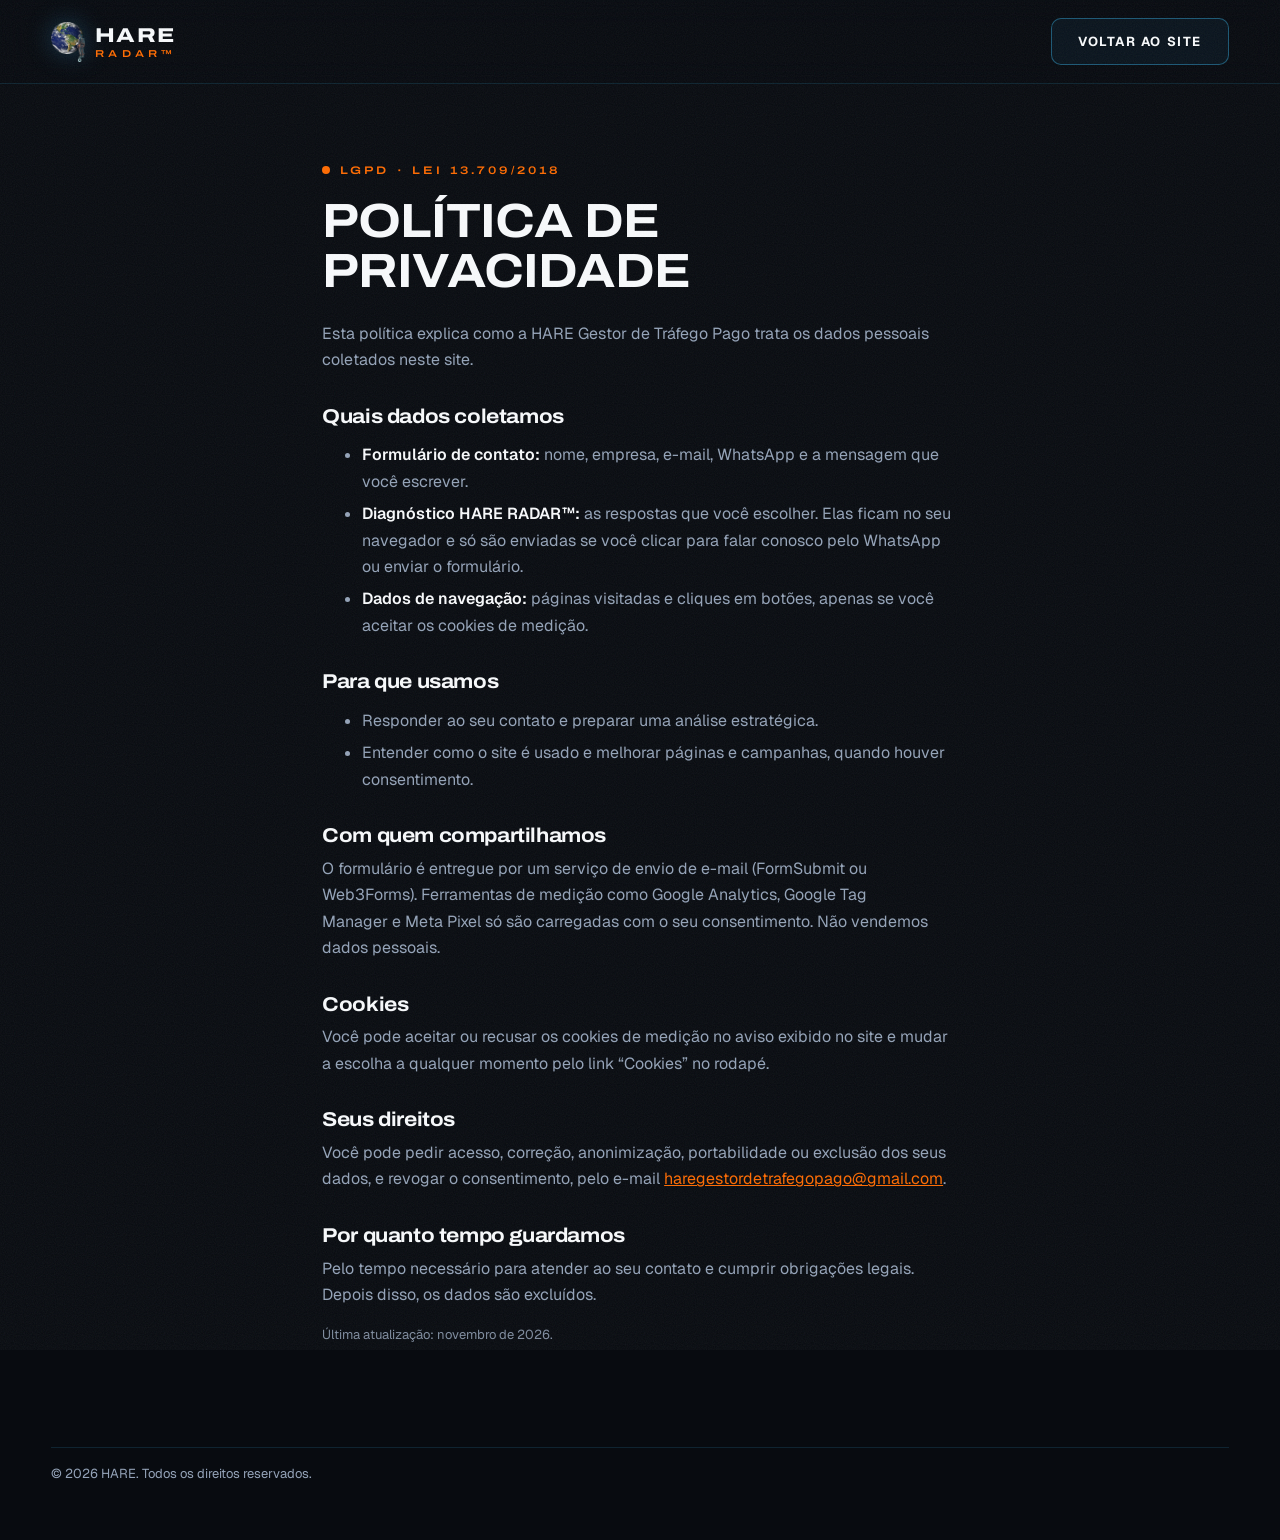
<file: privacidade.html>
<!doctype html>
<html lang="pt-BR">
<head>
  <meta charset="utf-8">
  <meta name="viewport" content="width=device-width, initial-scale=1">
  <title>Política de privacidade · HARE RADAR™</title>
  <meta name="robots" content="noindex">
  <meta name="theme-color" content="#080B10">
  <link rel="icon" href="assets/logo.png">
  <link rel="preconnect" href="https://fonts.googleapis.com">
  <link rel="preconnect" href="https://fonts.gstatic.com" crossorigin>
  <link href="https://fonts.googleapis.com/css2?family=Archivo:wdth,wght@62..125,400..800&family=Geist:wght@300..700&display=swap" rel="stylesheet">
  <link rel="stylesheet" href="estilo.css">
  <link rel="stylesheet" href="marca.css">
  <style>
    .doc { max-width: 820px; margin: 0 auto; padding: 120px var(--gutter) 60px; }
    .doc h1 { font-size: clamp(28px, 4vw, 48px); }
    .doc h2 { font-size: 20px; margin-top: 1.6em; }
    .doc a { color: var(--acento); }
    .doc li { color: var(--texto-suave); margin-bottom: 6px; }
  </style>
</head>
<body>
<header class="topo rolou">
  <a href="index.html" class="marca" aria-label="Voltar ao site HARE RADAR™">
    <img src="assets/logo.png" alt="" class="marca-logo" width="302" height="356">
    <span class="marca-texto">HARE<span class="marca-sub">RADAR™</span></span>
  </a>
  <a href="index.html" class="botao botao--linha">Voltar ao site</a>
</header>
<main class="doc">
  <div class="painel">
    <span class="rotulo">LGPD · Lei 13.709/2018</span>
    <h1>Política de privacidade</h1>
    <p>Esta política explica como a HARE Gestor de Tráfego Pago trata os dados pessoais coletados neste site.</p>

    <h2>Quais dados coletamos</h2>
    <ul>
      <li><b>Formulário de contato:</b> nome, empresa, e-mail, WhatsApp e a mensagem que você escrever.</li>
      <li><b>Diagnóstico HARE RADAR™:</b> as respostas que você escolher. Elas ficam no seu navegador e só são enviadas se você clicar para falar conosco pelo WhatsApp ou enviar o formulário.</li>
      <li><b>Dados de navegação:</b> páginas visitadas e cliques em botões, apenas se você aceitar os cookies de medição.</li>
    </ul>

    <h2>Para que usamos</h2>
    <ul>
      <li>Responder ao seu contato e preparar uma análise estratégica.</li>
      <li>Entender como o site é usado e melhorar páginas e campanhas, quando houver consentimento.</li>
    </ul>

    <h2>Com quem compartilhamos</h2>
    <p>O formulário é entregue por um serviço de envio de e-mail (FormSubmit ou Web3Forms). Ferramentas de medição como Google Analytics, Google Tag Manager e Meta Pixel só são carregadas com o seu consentimento. Não vendemos dados pessoais.</p>

    <h2>Cookies</h2>
    <p>Você pode aceitar ou recusar os cookies de medição no aviso exibido no site e mudar a escolha a qualquer momento pelo link “Cookies” no rodapé.</p>

    <h2>Seus direitos</h2>
    <p>Você pode pedir acesso, correção, anonimização, portabilidade ou exclusão dos seus dados, e revogar o consentimento, pelo e-mail <a href="mailto:haregestordetrafegopago@gmail.com">haregestordetrafegopago@gmail.com</a>.</p>

    <h2>Por quanto tempo guardamos</h2>
    <p>Pelo tempo necessário para atender ao seu contato e cumprir obrigações legais. Depois disso, os dados são excluídos.</p>

    <p class="nota">Última atualização: novembro de 2026.</p>
  </div>
</main>
<footer class="rodape">
  <div class="painel rodape-painel">
    <span class="rodape-copy">© 2026 HARE. Todos os direitos reservados.</span>
  </div>
</footer>
</body>
</html>
</file>
<file: estilo.css>
/* ── Tokens: ajuste pela identidade visual do cliente ───────────────────── */
:root {
  --fundo: #080B10;          /* preto HARE */
  --fundo-2: #111827;        /* grafite */
  --texto: #F8FAFC;
  --texto-suave: #94A3B8;
  --acento: #FF6B00;         /* laranja: ação, sinal, CTA */
  --acento-2: #FF8C00;
  --acento-texto: #FFFFFF;   /* texto branco sobre o laranja */
  --azul: #2563EB;           /* tecnologia, confiança */
  --azul-tec: #38BDF8;
  --linha: rgb(56 189 248 / 0.14);
  --painel: rgb(11 16 26 / 0.66);
  --mistura: lighten;        /* tema escuro: lighten | tema claro: multiply */

  --fonte-titulo: "Archivo", "Arial Narrow", sans-serif;
  --fonte-texto: "Geist", system-ui, sans-serif;

  --raio: 18px;
  --gutter: clamp(16px, 4vw, 56px);
  --largura: 1240px;
  --ease: cubic-bezier(.2, .7, .1, 1);
}
/* Tema claro (marcas de luz, saúde, casamento etc.): troque os tokens assim
:root {
  --fundo: #f4efe7; --fundo-2: #ebe4d8; --texto: #1d1a16; --texto-suave: #5d564c;
  --linha: rgb(29 26 22 / .12); --painel: rgb(244 239 231 / .7); --mistura: multiply;
}
*/

*, *::before, *::after { box-sizing: border-box; }
html { scroll-behavior: smooth; -webkit-text-size-adjust: 100%; overflow-x: clip; }
body {
  margin: 0;
  background: var(--fundo);
  color: var(--texto);
  font: 400 clamp(16px, 1.05vw, 18px)/1.65 var(--fonte-texto);
  overflow-x: clip;
  -webkit-font-smoothing: antialiased;
}
/* Grão de filme: tira o aspecto "liso de IA" */
body::after {
  content: ""; position: fixed; inset: -50%; z-index: 90; pointer-events: none; opacity: .07;
  background-image: url("data:image/svg+xml,%3Csvg xmlns='http://www.w3.org/2000/svg' width='160' height='160'%3E%3Cfilter id='n'%3E%3CfeTurbulence type='fractalNoise' baseFrequency='.9' numOctaves='2' stitchTiles='stitch'/%3E%3C/filter%3E%3Crect width='100%25' height='100%25' filter='url(%23n)'/%3E%3C/svg%3E");
  animation: grao 1s steps(4) infinite;
}
@keyframes grao { 25% { transform: translate(-3%, 2%); } 50% { transform: translate(2%, -3%); } 75% { transform: translate(-2%, -1%); } }

img { max-width: 100%; display: block; }
a { color: inherit; }
h1, h2, h3 { font-family: var(--fonte-titulo); font-weight: 300; line-height: 1.08; margin: 0 0 .5em; letter-spacing: -.01em; text-wrap: balance; }
h1 { font-size: clamp(38px, 6.2vw, 96px); }
h2 { font-size: clamp(32px, 4.2vw, 64px); }
h3 { font-size: clamp(21px, 1.8vw, 27px); font-weight: 500; }
p { margin: 0 0 1em; color: var(--texto-suave); text-wrap: pretty; }

/* ── Topo ──────────────────────────────────────────────────────────────── */
.topo {
  position: fixed; inset: 0 0 auto; z-index: 50;
  display: flex; align-items: center; justify-content: space-between; gap: 16px;
  padding: 18px var(--gutter);
  transition: background .4s var(--ease), backdrop-filter .4s;
}
.topo.rolou { background: rgb(8 11 16 / .72); backdrop-filter: blur(14px); -webkit-backdrop-filter: blur(14px); }
.marca { text-decoration: none; display: flex; align-items: center; }
.marca-logo { height: 34px; width: auto; }
.marca-texto { font-family: var(--fonte-titulo); font-size: 22px; letter-spacing: .02em; }
.menu { display: flex; gap: 28px; align-items: center; font-size: 14px; letter-spacing: .04em; }
.menu a { text-decoration: none; opacity: .8; transition: opacity .3s; }
.menu a:hover { opacity: 1; }
.menu-cta { border: 1px solid var(--linha); padding: 9px 16px; border-radius: 999px; opacity: 1 !important; }
@media (max-width: 760px) { .menu a:not(.menu-cta) { display: none; } }

/* ── Abertura cinematográfica ──────────────────────────────────────────── */
.cine { position: relative; height: var(--altura, 400vh); }
.cine-palco { position: sticky; top: 0; height: 100vh; height: 100svh; overflow: hidden; }
.cine-canvas { position: absolute; inset: 0; width: 100%; height: 100%; }
.cine-vinheta {
  position: absolute; inset: 0; pointer-events: none;
  background:
    radial-gradient(120% 90% at 50% 45%, transparent 55%, rgb(0 0 0 / .45) 100%),
    linear-gradient(to bottom, transparent 70%, var(--fundo) 100%);
}
.momento {
  position: absolute; inset: auto var(--gutter) 12vh; max-width: 640px;
  opacity: 0; transform: translateY(24px); filter: blur(6px);
  transition: opacity .7s var(--ease), transform .9s var(--ease), filter .7s var(--ease);
  pointer-events: none;
}
.momento.ativo { opacity: 1; transform: none; filter: none; pointer-events: auto; }
.momento--direita { left: auto; right: var(--gutter); }
.momento--centro { left: 50%; right: auto; transform: translate(-50%, 24px); text-align: center; width: min(640px, calc(100% - 2 * var(--gutter))); }
.momento--centro.ativo { transform: translate(-50%, 0); }
.titulo-abertura { margin-bottom: .3em; }
.apoio { font-size: clamp(16px, 1.3vw, 20px); margin: 0; }
.destaque { font-family: var(--fonte-titulo); font-size: clamp(24px, 2.8vw, 42px); line-height: 1.2; color: var(--texto); margin: 0 0 .6em; }
.destaque:last-child { margin: 0; }
.cine-dica {
  position: absolute; bottom: 28px; left: 50%; transform: translateX(-50%);
  display: grid; justify-items: center; gap: 8px; font-size: 11px; letter-spacing: .3em; text-transform: uppercase; opacity: .6;
  transition: opacity .5s;
}
.cine-dica span { width: 1px; height: 38px; background: linear-gradient(var(--texto), transparent); animation: dica 2s var(--ease) infinite; }
@keyframes dica { 0% { transform: scaleY(0); transform-origin: top; } 50% { transform: scaleY(1); transform-origin: top; } 51% { transform-origin: bottom; } 100% { transform: scaleY(0); transform-origin: bottom; } }
.cine.andou .cine-dica { opacity: 0; }

/* ── Painéis (todo texto mora num painel) ──────────────────────────────── */
.painel {
  position: relative;
  background: var(--painel);
  border: 1px solid var(--linha);
  border-radius: var(--raio);
  padding: clamp(24px, 3.2vw, 48px);
  backdrop-filter: blur(18px) saturate(1.1);
  -webkit-backdrop-filter: blur(18px) saturate(1.1);
}
.painel--vidro { background: rgb(11 10 9 / .38); }
.painel > :last-child { margin-bottom: 0; }
.rotulo { display: block; font-size: 12px; letter-spacing: .3em; color: var(--acento); margin-bottom: 18px; }

/* ── Seções ────────────────────────────────────────────────────────────── */
.secao {
  position: relative; isolation: isolate; overflow: clip;
  min-height: 100vh; padding: 18vh var(--gutter);
  display: grid; align-content: center;
}
.secao-grade { width: 100%; max-width: var(--largura); margin: 0 auto; display: grid; grid-template-columns: minmax(0, 560px) 1fr; }
.secao-grade--direita { grid-template-columns: 1fr minmax(0, 560px); }
.secao-grade--direita > .painel { grid-column: 2; }
.secao--larga { gap: 28px; justify-items: center; }
.painel--cabecalho { width: 100%; max-width: var(--largura); }
.cartoes { width: 100%; max-width: var(--largura); display: grid; grid-template-columns: repeat(auto-fit, minmax(260px, 1fr)); gap: 20px; }
.cartao h3 { margin-bottom: .4em; }
.cartao { transition: transform .5s var(--ease), border-color .5s; }
.cartao:hover { transform: translateY(-4px); border-color: color-mix(in srgb, var(--acento) 50%, transparent); }
.passos { list-style: none; margin: 8px 0 0; padding: 0; counter-reset: p; display: grid; gap: 22px; }
.passos li { counter-increment: p; display: grid; grid-template-columns: 42px 1fr; column-gap: 12px; }
.passos li::before { content: counter(p, decimal-leading-zero); grid-row: span 2; font-family: var(--fonte-titulo); color: var(--acento); font-size: 22px; }
.passos strong { font-weight: 600; }
.passos span { color: var(--texto-suave); }

/* ── Arte: imagens fundidas ao fundo (nunca retângulo com borda) ───────── */
.arte {
  position: absolute; z-index: -1; pointer-events: none;
  object-fit: cover; mix-blend-mode: var(--mistura);
  -webkit-mask-composite: source-in; mask-composite: intersect;
}
.arte--direita, .arte--esquerda { top: 0; bottom: 0; width: 64vw; height: 100%; }
.arte--direita {
  right: 0;
  -webkit-mask-image: linear-gradient(to left, #000 38%, transparent 96%), linear-gradient(to bottom, transparent, #000 18%, #000 80%, transparent);
          mask-image: linear-gradient(to left, #000 38%, transparent 96%), linear-gradient(to bottom, transparent, #000 18%, #000 80%, transparent);
}
.arte--esquerda {
  left: 0;
  -webkit-mask-image: linear-gradient(to right, #000 38%, transparent 96%), linear-gradient(to bottom, transparent, #000 18%, #000 80%, transparent);
          mask-image: linear-gradient(to right, #000 38%, transparent 96%), linear-gradient(to bottom, transparent, #000 18%, #000 80%, transparent);
}
.arte--fundo {
  inset: 0; width: 100%; height: 100%; opacity: .5;
  /* closest-side: a elipse zera exatamente na borda, então nunca sobra linha reta */
  -webkit-mask-image: radial-gradient(closest-side, #000 35%, transparent 100%), linear-gradient(to bottom, transparent, #000 22%, #000 78%, transparent);
          mask-image: radial-gradient(closest-side, #000 35%, transparent 100%), linear-gradient(to bottom, transparent, #000 22%, #000 78%, transparent);
}
.arte--suave { opacity: .32; }
/* Parallax leve aplicado pelo app.js */
.arte[data-parallax] { will-change: transform; }

/* ── Contato ───────────────────────────────────────────────────────────── */
.secao--contato { justify-items: center; }
.painel--form { width: 100%; max-width: 760px; }
.form { display: grid; grid-template-columns: 1fr 1fr; gap: 16px; margin-top: 24px; }
.campo { display: grid; gap: 6px; }
.campo--inteiro { grid-column: 1 / -1; }
.campo label { font-size: 13px; letter-spacing: .04em; color: var(--texto-suave); }
.campo input, .campo textarea {
  width: 100%; font: inherit; color: var(--texto);
  background: rgb(255 255 255 / .04); border: 1px solid var(--linha); border-radius: 12px;
  padding: 14px 16px; transition: border-color .3s, background .3s; resize: vertical;
}
.campo input:focus, .campo textarea:focus { outline: none; border-color: var(--acento); background: rgb(255 255 255 / .07); }
.campo.erro input { border-color: #d9776b; }
.pote { position: absolute; left: -9999px; }
.form-status { min-height: 1.4em; margin: 0; font-size: 14px; }
.form-status.ok { color: var(--acento); }
.form-status.falha { color: #e39a90; }
@media (max-width: 640px) { .form { grid-template-columns: 1fr; } }

/* ── Botões ────────────────────────────────────────────────────────────── */
.botao {
  display: inline-flex; align-items: center; justify-content: center; gap: 10px;
  font: 600 15px/1 var(--fonte-texto); letter-spacing: .02em; text-decoration: none; cursor: pointer;
  color: var(--acento-texto); background: var(--acento); border: 0; border-radius: 999px;
  padding: 17px 30px; transition: transform .4s var(--ease), filter .3s;
}
.botao:hover { transform: translateY(-2px); filter: brightness(1.08); }
.botao[disabled] { opacity: .6; cursor: progress; }

/* ── WhatsApp flutuante ────────────────────────────────────────────────── */
.whats {
  position: fixed; right: max(16px, env(safe-area-inset-right)); bottom: max(18px, env(safe-area-inset-bottom)); z-index: 60;
  width: 58px; height: 58px; border-radius: 50%; display: grid; place-items: center;
  background: #25d366; color: #fff; box-shadow: 0 10px 30px rgb(0 0 0 / .35);
  transform: scale(0); transition: transform .5s var(--ease);
}
.whats.visivel { transform: scale(1); }
.whats:hover { transform: scale(1.07); }
.whats svg { width: 30px; height: 30px; }
.whats::after { content: ""; position: absolute; inset: 0; border-radius: 50%; border: 2px solid #25d366; animation: pulso 2.6s ease-out infinite; }
@keyframes pulso { from { transform: scale(1); opacity: .7; } to { transform: scale(1.6); opacity: 0; } }

/* ── Rodapé ────────────────────────────────────────────────────────────── */
.rodape { padding: 0 var(--gutter) 40px; }
.rodape-painel { max-width: var(--largura); margin: 0 auto; display: flex; flex-wrap: wrap; gap: 12px 32px; align-items: center; justify-content: space-between; font-size: 14px; color: var(--texto-suave); padding: 24px 32px; }

/* ── Revelar ao rolar ──────────────────────────────────────────────────── */
.revelar { opacity: 0; transform: translateY(40px); transition: opacity 1s var(--ease), transform 1.2s var(--ease); }
.revelar.visto { opacity: 1; transform: none; }

/* ── Celular ───────────────────────────────────────────────────────────── */
@media (max-width: 860px) {
  .secao { padding: 14vh var(--gutter); min-height: auto; }
  .secao-grade, .secao-grade--direita { grid-template-columns: 1fr; }
  .secao-grade--direita > .painel { grid-column: 1; }
  .arte--direita, .arte--esquerda { left: 0; right: 0; width: 100%; height: 70%; opacity: .55;
    -webkit-mask-image: linear-gradient(to bottom, transparent, #000 25%, #000 55%, transparent);
            mask-image: linear-gradient(to bottom, transparent, #000 25%, #000 55%, transparent); }
  .momento, .momento--direita { left: var(--gutter); right: var(--gutter); bottom: 10vh; }
}

@media (prefers-reduced-motion: reduce) {
  *, *::before, *::after { animation: none !important; transition: none !important; }
  .revelar, .momento:first-of-type { opacity: 1; transform: none; filter: none; }
  .cine { height: 100svh; }
  .momento:not(:first-of-type), .cine-dica { display: none; }
}
</file>
<file: marca.css>
/* ════════════════════════════════════════════════════════════════════════
   HARE RADAR™ · camada da marca (carregada depois de estilo.css)
   ════════════════════════════════════════════════════════════════════════ */

/* Tipografia: Archivo expandida nos títulos */
h1, h2, h3, h4 { font-family: var(--fonte-titulo); font-stretch: 112%; font-weight: 700; letter-spacing: -.02em; line-height: 1.04; }
html { scroll-padding-top: 88px; }
h1 { font-size: clamp(30px, 3.6vw, 58px); text-transform: uppercase; }
h2 { font-size: clamp(28px, 3.4vw, 52px); }
h3 { font-size: clamp(19px, 1.5vw, 23px); font-weight: 650; letter-spacing: -.01em; }
h4 { font-size: 15px; font-weight: 650; margin: 0 0 .5em; letter-spacing: .01em; }
strong, b { color: var(--texto); font-weight: 600; }
::selection { background: var(--acento); color: #fff; }
:focus-visible { outline: 2px solid var(--azul-tec); outline-offset: 3px; border-radius: 6px; }
.pular { position: absolute; left: -9999px; top: 8px; z-index: 100; background: var(--acento); color: #fff; padding: 10px 16px; border-radius: 8px; }
.pular:focus { left: 8px; }

/* Topo e logo */
.topo.rolou { background: rgb(8 11 16 / .72); border-bottom: 1px solid var(--linha); }
.marca { gap: 10px; position: relative; z-index: 2; }
.marca-logo { height: 40px; width: auto; filter: drop-shadow(0 0 12px rgb(56 189 248 / .25)); }
.marca-texto { font-stretch: 125%; font-weight: 800; font-size: 20px; letter-spacing: .06em; display: flex; flex-direction: column; line-height: 1; }
.marca-sub { font-size: 10px; letter-spacing: .42em; color: var(--acento); font-weight: 600; margin-top: 4px; }
.menu { gap: 24px; }
.menu-cta { background: var(--acento); color: #fff; border-color: transparent !important; font-weight: 600; text-transform: uppercase; letter-spacing: .08em; font-size: 12px; }
.menu-botao { display: none; }

/* Abertura */
.cine-vinheta {
  background:
    radial-gradient(120% 90% at 50% 45%, transparent 50%, rgb(0 0 0 / .55) 100%),
    linear-gradient(to bottom, rgb(8 11 16 / .5), transparent 22%, transparent 88%, var(--fundo) 100%);
}
.cine-grade {
  position: absolute; inset: 0; pointer-events: none; opacity: .16;
  background-image: linear-gradient(var(--azul-tec) 1px, transparent 1px), linear-gradient(90deg, var(--azul-tec) 1px, transparent 1px);
  background-size: 80px 80px;
  -webkit-mask-image: radial-gradient(circle at 50% 50%, transparent 30%, #000 90%);
          mask-image: radial-gradient(circle at 50% 50%, transparent 30%, #000 90%);
}
.painel--vidro { background: rgb(8 11 16 / .5); }
.momento { max-width: 640px; bottom: 9vh; }
.momento .apoio { font-size: clamp(15px, 1.15vw, 18px); }
.momento--topo { inset: 15vh auto auto 50%; transform: translate(-50%, -24px); width: min(760px, calc(100% - 2 * var(--gutter))); text-align: center; }
.momento--topo.ativo { transform: translate(-50%, 0); }
.momento--topo .botoes { justify-content: center; }
.destaque { font-family: var(--fonte-titulo); font-stretch: 105%; font-weight: 600; font-size: clamp(22px, 2.4vw, 36px); letter-spacing: -.01em; }
.destaque em { font-style: normal; color: var(--acento); }

/* Rótulos e sinais */
.rotulo { font-family: var(--fonte-titulo); font-stretch: 125%; font-weight: 600; font-size: 11px; letter-spacing: .28em; text-transform: uppercase; display: flex; align-items: center; gap: 10px; }
.rotulo::before { content: ""; width: 8px; height: 8px; border-radius: 50%; background: var(--acento); animation: sinal 2.4s ease-out infinite; flex: none; }
@keyframes sinal { 0% { box-shadow: 0 0 0 0 rgb(255 107 0 / .6); } 70%, 100% { box-shadow: 0 0 0 10px rgb(255 107 0 / 0); } }
.painel::before { /* cantos de mira */
  content: ""; position: absolute; inset: -1px; border-radius: inherit; pointer-events: none;
  background:
    linear-gradient(var(--azul-tec), var(--azul-tec)) top left / 18px 1px no-repeat,
    linear-gradient(var(--azul-tec), var(--azul-tec)) top left / 1px 18px no-repeat,
    linear-gradient(var(--acento), var(--acento)) bottom right / 18px 1px no-repeat,
    linear-gradient(var(--acento), var(--acento)) bottom right / 1px 18px no-repeat;
  opacity: .8;
}

/* Botões */
.botao {
  background: linear-gradient(135deg, var(--acento), var(--acento-2)); color: #fff;
  text-transform: uppercase; letter-spacing: .12em; font-size: 13px; font-weight: 700;
  border: 1px solid rgb(255 255 255 / .14); border-radius: 10px; padding: 16px 26px;
  box-shadow: 0 8px 28px -10px rgb(255 107 0 / .7); text-shadow: 0 1px 1px rgb(0 0 0 / .25);
}
.botao:hover { filter: brightness(1.1); box-shadow: 0 10px 34px -8px rgb(255 107 0 / .85); }
.botao:active { transform: translateY(0) scale(.98); }
.botao--linha { background: rgb(56 189 248 / .06); border-color: rgb(56 189 248 / .4); box-shadow: none; color: var(--texto); }
.botao--linha:hover { background: rgb(56 189 248 / .14); box-shadow: none; }
.botoes { display: flex; flex-wrap: wrap; gap: 12px; margin: 6px 0 0; }
.painel > .botao { margin-top: 10px; }

/* Faixa de canais */
.faixa { overflow: hidden; border-block: 1px solid var(--linha); background: var(--fundo-2); padding: 18px 0; }
.faixa-trilho { display: flex; width: max-content; animation: faixa 38s linear infinite; }
.faixa span { font-family: var(--fonte-titulo); font-stretch: 125%; font-weight: 600; text-transform: uppercase; letter-spacing: .18em; font-size: 13px; color: var(--texto-suave); padding: 0 34px; display: flex; align-items: center; gap: 34px; }
.faixa span::after { content: ""; width: 6px; height: 6px; background: var(--acento); transform: rotate(45deg); }
@keyframes faixa { to { transform: translateX(-50%); } }

/* Textos de apoio */
.frase { margin: 1.4em 0; padding-left: 18px; border-left: 2px solid var(--acento); font-family: var(--fonte-titulo); font-stretch: 105%; font-weight: 500; font-size: clamp(17px, 1.3vw, 20px); color: var(--texto); line-height: 1.4; }
.manifesto { color: var(--texto); font-weight: 600; border-top: 1px solid var(--linha); padding-top: 1em; }
.nota { font-size: 13px; color: var(--texto-suave); opacity: .85; }
.tags { font-size: 13px; letter-spacing: .02em; color: var(--azul-tec); line-height: 1.8; }
.trilha { color: var(--texto); font-weight: 500; }
.trilha i { color: var(--acento); font-style: normal; padding: 0 4px; }

/* Grades */
.secao-grade--larga { grid-template-columns: minmax(0, 680px) 1fr; }
.secao-grade--direita.secao-grade--larga { grid-template-columns: 1fr minmax(0, 680px); }
.secao-grade--centro { grid-template-columns: minmax(0, 880px); justify-content: center; }
.secao--curta { min-height: auto; padding-block: 12vh; }
.arte--recorte { object-fit: contain; object-position: right bottom; mix-blend-mode: normal; width: 52vw; }

/* Lista de sinais (problema) */
.painel--lista { width: 100%; max-width: var(--largura); }
.sinais { list-style: none; padding: 0; margin: 0 0 1.4em; display: grid; grid-template-columns: repeat(auto-fit, minmax(270px, 1fr)); gap: 10px 28px; }
.sinais li { position: relative; padding: 10px 0 10px 26px; border-bottom: 1px dashed var(--linha); color: var(--texto); font-size: 15px; }
.sinais li::before { content: ""; position: absolute; left: 0; top: 17px; width: 9px; height: 9px; border-radius: 50%; border: 2px solid var(--acento); }

/* Perguntas */
.perguntas { columns: 2; column-gap: 28px; padding: 0; margin: 0 0 1.2em; list-style: none; counter-reset: q; }
.perguntas li { counter-increment: q; break-inside: avoid; padding: 7px 0; color: var(--texto); font-weight: 500; }
.perguntas li::before { content: counter(q, decimal-leading-zero); color: var(--azul-tec); font-size: 12px; margin-right: 10px; font-weight: 600; }

/* ── Radar ─────────────────────────────────────────────────────────────── */
.secao--radar { background: radial-gradient(70% 60% at 30% 50%, rgb(37 99 235 / .12), transparent 70%); }
.radar-grade { width: 100%; max-width: var(--largura); margin: 0 auto; display: grid; grid-template-columns: minmax(0, 1fr) minmax(0, 620px); gap: clamp(24px, 4vw, 64px); align-items: center; }
.radar-visor { display: grid; gap: 14px; justify-items: center; }
.radar {
  position: relative; width: min(100%, 520px); aspect-ratio: 1; border-radius: 50%;
  background:
    radial-gradient(circle, transparent 0 24.6%, rgb(56 189 248 / .35) 24.8% 25.1%, transparent 25.3% 49.6%, rgb(56 189 248 / .35) 49.8% 50.1%, transparent 50.3% 74.6%, rgb(56 189 248 / .3) 74.8% 75.1%, transparent 75.3%),
    linear-gradient(transparent calc(50% - .5px), rgb(56 189 248 / .25) calc(50% - .5px) calc(50% + .5px), transparent calc(50% + .5px)),
    linear-gradient(90deg, transparent calc(50% - .5px), rgb(56 189 248 / .25) calc(50% - .5px) calc(50% + .5px), transparent calc(50% + .5px)),
    radial-gradient(circle, rgb(37 99 235 / .18), rgb(8 11 16 / .9) 70%);
  border: 1px solid rgb(56 189 248 / .45);
  box-shadow: 0 0 80px -20px rgb(37 99 235 / .6), inset 0 0 60px rgb(37 99 235 / .25);
  overflow: hidden;
}
.radar-varredura {
  position: absolute; inset: 0; border-radius: 50%;
  background: conic-gradient(from 0deg, rgb(56 189 248 / .55), rgb(56 189 248 / .12) 40deg, transparent 90deg);
  animation: varrer 4s linear infinite;
}
@keyframes varrer { to { transform: rotate(360deg); } }
.radar-centro { position: absolute; left: 50%; top: 50%; width: 10px; height: 10px; margin: -5px; border-radius: 50%; background: var(--azul-tec); box-shadow: 0 0 16px var(--azul-tec); }
.blip { position: absolute; left: var(--x); top: var(--y); width: 12px; height: 12px; margin: -6px; border-radius: 50%; background: var(--acento); opacity: .35; transition: opacity .4s, transform .4s; }
.blip::after { content: ""; position: absolute; inset: -4px; border-radius: 50%; border: 1px solid var(--acento); animation: pulso 2s ease-out infinite; }
.blip.ativo { opacity: 1; transform: scale(1.5); box-shadow: 0 0 22px var(--acento); }
.radar-coord { display: flex; gap: 18px; font: 600 11px/1 var(--fonte-texto); letter-spacing: .2em; color: var(--azul-tec); opacity: .8; }
.radar-status { color: var(--acento); }
.estagios { list-style: none; padding: 0; margin: 0 0 1.2em; display: grid; gap: 6px; }
.estagios button {
  all: unset; box-sizing: border-box; cursor: pointer; width: 100%; display: grid; grid-template-columns: 36px 1fr; column-gap: 12px;
  padding: 12px 14px; border-radius: 12px; border: 1px solid transparent; transition: background .3s, border-color .3s;
}
.estagios b { grid-row: span 2; color: var(--azul-tec); font-family: var(--fonte-titulo); font-stretch: 125%; font-size: 15px; padding-top: 2px; }
.estagios strong { font-family: var(--fonte-titulo); font-stretch: 118%; text-transform: uppercase; letter-spacing: .06em; font-size: 15px; }
.estagios span { color: var(--texto-suave); font-size: 14px; max-height: 0; overflow: hidden; transition: max-height .4s var(--ease); }
.estagios li.ativo button { background: rgb(255 107 0 / .08); border-color: rgb(255 107 0 / .45); }
.estagios li.ativo b { color: var(--acento); }
.estagios li.ativo span { max-height: 80px; }
.estagios button:focus-visible { outline: 2px solid var(--azul-tec); }

/* ── Abas e sanfonas ───────────────────────────────────────────────────── */
.abas { display: flex; flex-wrap: wrap; gap: 6px; margin: 4px 0 22px; padding: 5px; border: 1px solid var(--linha); border-radius: 12px; background: rgb(8 11 16 / .5); }
.abas button {
  flex: 1 1 auto; font: 600 12px/1 var(--fonte-texto); letter-spacing: .1em; text-transform: uppercase; color: var(--texto-suave);
  background: none; border: 0; border-radius: 8px; padding: 12px 14px; cursor: pointer; transition: background .3s, color .3s;
}
.abas button[aria-selected="true"] { background: var(--acento); color: #fff; }
.aba-painel { animation: entrar .5s var(--ease); }
@keyframes entrar { from { opacity: 0; transform: translateY(8px); } }
details { border-top: 1px solid var(--linha); }
details:last-of-type { border-bottom: 1px solid var(--linha); }
details + :not(details) { margin-top: 1.2em; }
summary { cursor: pointer; list-style: none; padding: 15px 34px 15px 0; position: relative; font-weight: 600; color: var(--texto); }
summary::-webkit-details-marker { display: none; }
summary::after { content: "+"; position: absolute; right: 4px; top: 50%; transform: translateY(-50%); color: var(--acento); font-size: 22px; font-weight: 400; transition: transform .3s; }
details[open] summary::after { transform: translateY(-50%) rotate(45deg); }
details > :not(summary) { animation: entrar .4s var(--ease); }
details p, details ul { font-size: 15px; }
.lista-fina { padding-left: 18px; color: var(--texto-suave); }
.lista-fina li { margin-bottom: 6px; }
.duas-colunas { display: grid; grid-template-columns: 1fr 1fr; gap: 22px; margin-bottom: 1em; }
.ponto { display: inline-block; width: 8px; height: 8px; border-radius: 50%; background: var(--acento); margin-right: 8px; vertical-align: middle; }
.ponto--azul { background: var(--azul-tec); }
.passos--compacto { gap: 10px; margin-bottom: 1.2em; }
.passos--compacto li { grid-template-columns: 34px 1fr; }
.passos--compacto li::before { font-size: 16px; font-stretch: 120%; }
.passos--compacto span { font-size: 14px; }
.ciclo { list-style: none; padding: 0; margin: 1em 0; display: flex; flex-wrap: wrap; gap: 8px; counter-reset: c; }
.ciclo li { counter-increment: c; font: 600 12px/1 var(--fonte-texto); letter-spacing: .14em; text-transform: uppercase; padding: 11px 14px; border-radius: 999px; border: 1px solid rgb(56 189 248 / .4); color: var(--texto); }
.ciclo li::before { content: counter(c) " "; color: var(--acento); }
.ferramentas { display: flex; flex-wrap: wrap; gap: 8px; margin: 0 0 1.2em; }
.ferramentas span { font-size: 13px; padding: 8px 12px; border-radius: 8px; background: rgb(37 99 235 / .14); border: 1px solid rgb(37 99 235 / .4); color: var(--texto); }

/* ── Jornada ───────────────────────────────────────────────────────────── */
.fases { width: 100%; max-width: var(--largura); display: grid; grid-template-columns: repeat(3, 1fr); gap: 20px; margin-top: 18px; }
.fase { padding-top: 54px; }
.fase-letra { position: absolute; top: -18px; left: 28px; width: 46px; height: 46px; border-radius: 50%; display: grid; place-items: center; background: var(--fundo); border: 1px solid var(--acento); color: var(--acento); font: 800 18px/1 var(--fonte-titulo); font-stretch: 125%; box-shadow: 0 0 24px -6px var(--acento); }
.fase ol { margin: 0 0 1em; padding-left: 26px; color: var(--texto-suave); font-size: 15px; display: grid; gap: 8px; }
.fase ol li::marker { color: var(--azul-tec); font-weight: 700; }

/* ── Comparativo ───────────────────────────────────────────────────────── */
.comparativo { width: 100%; max-width: var(--largura); display: grid; grid-template-columns: 1fr 1.15fr; gap: 20px; }
.apagado { color: var(--texto-suave); }
.painel--destaque { border-color: rgb(255 107 0 / .5); background: linear-gradient(160deg, rgb(255 107 0 / .1), var(--painel) 50%); }
.lista-x, .lista-ok { list-style: none; padding: 0; margin: 0; display: grid; gap: 10px; font-size: 15px; }
.lista-x li, .lista-ok li { padding-left: 28px; position: relative; }
.lista-x li { color: var(--texto-suave); }
.lista-x li::before { content: "×"; position: absolute; left: 4px; color: #64748B; font-weight: 700; }
.lista-ok li { color: var(--texto); }
.lista-ok li::before { content: ""; position: absolute; left: 2px; top: 7px; width: 12px; height: 7px; border-left: 2px solid var(--acento); border-bottom: 2px solid var(--acento); transform: rotate(-45deg); }
.principios { list-style: none; padding: 0; margin: 0 0 1.2em; display: grid; grid-template-columns: repeat(auto-fit, minmax(230px, 1fr)); gap: 22px; counter-reset: pr; }
.principios li { counter-increment: pr; font-size: 14px; color: var(--texto-suave); display: grid; gap: 4px; align-content: start; }
.principios li::before { content: counter(pr, decimal-leading-zero); color: var(--acento); font: 700 13px/1 var(--fonte-titulo); font-stretch: 125%; }
.principios strong { font-size: 15px; }

/* ── Serviços ──────────────────────────────────────────────────────────── */
.servicos { width: 100%; max-width: var(--largura); display: grid; grid-template-columns: repeat(4, 1fr); gap: 16px; }
.servico { padding: 24px; transition: transform .5s var(--ease), border-color .5s; }
.servico:hover { transform: translateY(-4px); border-color: rgb(255 107 0 / .55); }
.servico b { color: var(--acento); font: 700 13px/1 var(--fonte-titulo); font-stretch: 125%; display: block; margin-bottom: 18px; }
.servico p { font-size: 14px; margin: 0; }
.linha-tempo { list-style: none; padding: 0; margin: 10px 0 1.4em; display: grid; grid-template-columns: repeat(7, 1fr); gap: 14px; counter-reset: lt; position: relative; }
.linha-tempo::before { content: ""; position: absolute; left: 0; right: 0; top: 13px; height: 1px; background: linear-gradient(90deg, var(--azul-tec), var(--acento)); opacity: .5; }
.linha-tempo li { counter-increment: lt; position: relative; font-size: 13px; color: var(--texto-suave); display: grid; gap: 6px; align-content: start; padding-top: 38px; }
.linha-tempo li::before { content: counter(lt, decimal-leading-zero); position: absolute; top: 0; left: 0; width: 28px; height: 28px; border-radius: 50%; display: grid; place-items: center; background: var(--fundo); border: 1px solid var(--acento); color: var(--acento); font: 700 10px/1 var(--fonte-texto); }
.linha-tempo strong { font-size: 14px; }

/* ── Diagnóstico ───────────────────────────────────────────────────────── */
#diagnostico .painel--form { max-width: 820px; }
.quiz { margin-top: 18px; }
.quiz-progresso { height: 3px; background: var(--linha); border-radius: 3px; overflow: hidden; }
.quiz-progresso span { display: block; height: 100%; width: 12.5%; background: linear-gradient(90deg, var(--azul-tec), var(--acento)); transition: width .5s var(--ease); }
.quiz-contador { font-size: 12px; letter-spacing: .2em; text-transform: uppercase; color: var(--azul-tec); margin: 12px 0 6px; }
.quiz-etapa { border: 0; padding: 0; margin: 0; min-width: 0; animation: entrar .45s var(--ease); }
.quiz-etapa legend { font-family: var(--fonte-titulo); font-stretch: 110%; font-weight: 650; font-size: clamp(19px, 1.7vw, 24px); color: var(--texto); padding: 0; margin-bottom: 10px; line-height: 1.2; }
.quiz-ajuda { font-size: 14px; margin-bottom: 12px; }
.quiz textarea { width: 100%; font: inherit; color: var(--texto); background: rgb(255 255 255 / .04); border: 1px solid var(--linha); border-radius: 12px; padding: 12px 14px; margin-bottom: 12px; resize: vertical; }
.quiz textarea:focus { outline: none; border-color: var(--acento); }
.opcoes { display: grid; grid-template-columns: repeat(auto-fit, minmax(240px, 1fr)); gap: 8px; }
.opcoes label { position: relative; cursor: pointer; }
.opcoes input { position: absolute; opacity: 0; inset: 0; cursor: pointer; margin: 0; }
.opcoes span { display: flex; align-items: center; gap: 12px; height: 100%; padding: 13px 15px; border-radius: 12px; border: 1px solid var(--linha); background: rgb(255 255 255 / .03); font-size: 15px; color: var(--texto); transition: border-color .25s, background .25s; }
.opcoes span::before { content: ""; flex: none; width: 16px; height: 16px; border-radius: 50%; border: 1.5px solid var(--texto-suave); transition: all .25s; }
.opcoes--chips span::before { border-radius: 4px; }
.opcoes label:hover span { border-color: rgb(56 189 248 / .45); }
.opcoes input:checked + span { border-color: var(--acento); background: rgb(255 107 0 / .1); }
.opcoes input:checked + span::before { border-color: var(--acento); background: var(--acento); box-shadow: inset 0 0 0 3px var(--fundo); }
.opcoes input:focus-visible + span { outline: 2px solid var(--azul-tec); outline-offset: 2px; }
.quiz-aviso { min-height: 1.3em; color: #fca5a5; font-size: 14px; margin: 10px 0 0; }
.quiz-nav { display: flex; justify-content: space-between; gap: 12px; margin-top: 8px; }
.quiz-nav [data-quiz="voltar"][disabled] { visibility: hidden; }
.resultado { margin-top: 20px; animation: entrar .6s var(--ease); }
.resultado:focus { outline: none; }
.resultado-titulo { font-size: clamp(22px, 2.2vw, 32px); color: var(--acento); }
.resultado-grade { display: grid; grid-template-columns: 1fr 1fr; gap: 20px; margin: 18px 0; padding: 20px; border: 1px solid var(--linha); border-radius: 14px; background: rgb(8 11 16 / .5); }
.resultado-grade p, .resultado-grade ol { font-size: 15px; margin: 0; color: var(--texto); }
.resultado-grade ol { padding-left: 20px; display: grid; gap: 6px; }

/* ── FAQ ───────────────────────────────────────────────────────────────── */
.faq { margin-top: 10px; }
.faq a { color: var(--acento); }

/* ── Contato ───────────────────────────────────────────────────────────── */
.canais { display: grid; grid-template-columns: repeat(auto-fit, minmax(180px, 1fr)); gap: 10px; margin: 18px 0 6px; }
.canal { display: grid; gap: 4px; text-decoration: none; padding: 14px 16px; border-radius: 12px; border: 1px solid var(--linha); background: rgb(255 255 255 / .03); font-weight: 600; font-size: 14px; overflow-wrap: anywhere; transition: border-color .3s; }
.canal:hover { border-color: var(--acento); }
.canal small { font-size: 11px; letter-spacing: .2em; text-transform: uppercase; color: var(--azul-tec); font-weight: 600; }
.aceite { display: flex; gap: 10px; align-items: flex-start; font-size: 13px; color: var(--texto-suave); cursor: pointer; }
.aceite input { margin-top: 3px; accent-color: var(--acento); width: 16px; height: 16px; flex: none; }
.aceite a { color: var(--azul-tec); }
.aceite.erro span { color: #fca5a5; }

/* ── Rodapé ────────────────────────────────────────────────────────────── */
.rodape-painel { display: grid; grid-template-columns: 1.2fr 1fr; gap: 18px 40px; padding: 32px; align-items: start; }
.rodape-marca { display: flex; gap: 14px; align-items: center; }
.rodape-marca div { display: grid; gap: 4px; }
.rodape-marca strong { font-family: var(--fonte-titulo); font-stretch: 125%; letter-spacing: .06em; }
.rodape-marca span { font-size: 13px; }
.rodape-texto { font-size: 14px; margin: 0; }
.rodape-links { grid-column: 1 / -1; display: flex; flex-wrap: wrap; gap: 10px 24px; font-size: 14px; border-top: 1px solid var(--linha); padding-top: 18px; }
.rodape-links a, .link { color: var(--texto-suave); text-decoration: none; }
.rodape-links a:hover, .link:hover { color: var(--acento); }
.link { background: none; border: 0; font: inherit; cursor: pointer; padding: 0; }
.rodape-copy { grid-column: 1 / -1; font-size: 13px; }

/* ── Cookies ───────────────────────────────────────────────────────────── */
.cookies {
  position: fixed; left: 16px; bottom: 16px; z-index: 70; width: min(400px, calc(100% - 100px));
  padding: 16px 18px; border-radius: 16px; border: 1px solid var(--linha); background: rgb(11 16 26 / .94);
  backdrop-filter: blur(16px); -webkit-backdrop-filter: blur(16px); box-shadow: 0 20px 60px rgb(0 0 0 / .5);
  animation: entrar .5s var(--ease);
}
.cookies p { font-size: 14px; margin: 0 0 12px; }
.cookies a { color: var(--azul-tec); }
.cookies .botao { padding: 12px 18px; font-size: 12px; }

/* ── Celular ───────────────────────────────────────────────────────────── */
@media (max-width: 980px) {
  .servicos { grid-template-columns: repeat(2, 1fr); }
  .linha-tempo { grid-template-columns: 1fr; gap: 0; }
  .linha-tempo::before { left: 13px; right: auto; top: 0; bottom: 0; width: 1px; height: auto; background: linear-gradient(var(--azul-tec), var(--acento)); }
  .linha-tempo li { padding: 4px 0 18px 44px; }
  .fases, .comparativo { grid-template-columns: 1fr; }
  .fases { gap: 34px; }
  .radar-grade { grid-template-columns: 1fr; }
  .radar { width: min(78vw, 380px); }
}
@media (max-width: 860px) {
  .menu-botao { display: grid; gap: 6px; place-content: center; width: 44px; height: 44px; border-radius: 10px; border: 1px solid var(--linha); background: rgb(8 11 16 / .6); cursor: pointer; position: relative; z-index: 2; }
  .menu-botao span { width: 20px; height: 2px; background: var(--texto); transition: transform .3s; }
  .menu-botao[aria-expanded="true"] span:first-child { transform: translateY(4px) rotate(45deg); }
  .menu-botao[aria-expanded="true"] span:last-child { transform: translateY(-4px) rotate(-45deg); }
  .menu {
    position: fixed; inset: 0; z-index: 1; flex-direction: column; justify-content: center; gap: 22px;
    background: rgb(8 11 16 / .97); font-size: 20px; opacity: 0; visibility: hidden; transition: opacity .35s, visibility .35s;
  }
  .menu.aberto { opacity: 1; visibility: visible; }
  .menu a:not(.menu-cta) { display: block; font-family: var(--fonte-titulo); font-stretch: 118%; font-weight: 600; text-transform: uppercase; letter-spacing: .08em; }
  .menu-cta { font-size: 14px; padding: 14px 26px; }
  .marca-logo { height: 34px; }
  .momento--topo { top: 12vh; }
  .arte--recorte { width: 100%; object-position: center bottom; opacity: .5; }
  .perguntas { columns: 1; }
  .duas-colunas, .resultado-grade { grid-template-columns: 1fr; }
  .rodape-painel { grid-template-columns: 1fr; }
}
@media (max-width: 560px) {
  .servicos { grid-template-columns: 1fr; }
  .opcoes { grid-template-columns: 1fr; }
  .botoes .botao { flex: 1 1 100%; }
  .abas button { flex: 1 1 calc(50% - 6px); }
  .quiz-nav .botao { flex: 1; }
  .momento .painel { padding: 20px; }
  .cookies { left: 12px; bottom: 12px; }
}
@media (prefers-reduced-motion: reduce) {
  .faixa-trilho, .radar-varredura { animation: none !important; }
}

/* ── Ajustes após os testes ────────────────────────────────────────────── */
/* O blur do topo cria um "containing block": com o menu aberto, desliga o blur */
.menu-aberto .topo { backdrop-filter: none; -webkit-backdrop-filter: none; background: transparent; border-color: transparent; }
/* Astronauta (PNG recortado): maior, sem esmaecer pela lateral */
.arte--recorte {
  top: 8%; bottom: auto; height: 84%; width: 46vw; right: 3vw;
  object-fit: contain; object-position: right center;
  -webkit-mask-image: linear-gradient(to bottom, #000 78%, transparent 100%);
          mask-image: linear-gradient(to bottom, #000 78%, transparent 100%);
}
@media (max-width: 860px) {
  .secao-grade--larga, .secao-grade--direita.secao-grade--larga { grid-template-columns: 1fr; }
  .secao-grade--direita.secao-grade--larga > .painel { grid-column: 1; }
  .arte--recorte { width: 100%; right: 0; height: 60%; opacity: .45; object-position: center bottom; }
  .momento .rotulo { font-size: 10px; letter-spacing: .2em; }
}

/* ── Sem caixas: só o texto (pedido do cliente) ────────────────────────── */
.painel, .painel--vidro, .painel--destaque, .painel--form, .painel--lista, .painel--cabecalho {
  background: none; border: 0; border-radius: 0; box-shadow: none;
  backdrop-filter: none; -webkit-backdrop-filter: none;
}
.painel::before { display: none; }
.secao .painel, .rodape .painel { padding: clamp(8px, 1.2vw, 16px) 0; }
/* Legibilidade sobre vídeo e imagens */
.momento .painel { padding: 0; }
.momento, .momento p, .momento h1 { text-shadow: 0 2px 18px rgb(0 0 0 / .85), 0 1px 3px rgb(0 0 0 / .9); }
.secao .painel :is(h2, h3, p, li, span, strong, summary, blockquote) { text-shadow: 0 1px 14px rgb(8 11 16 / .95); }
.cine-vinheta {
  background:
    radial-gradient(120% 90% at 50% 45%, transparent 40%, rgb(0 0 0 / .6) 100%),
    linear-gradient(to bottom, rgb(8 11 16 / .55), transparent 22%, transparent 70%, rgb(8 11 16 / .55) 92%, var(--fundo) 100%);
}
/* Separação discreta onde antes havia cartões */
.servico, .fase, .comparativo > .painel { border-top: 1px solid var(--linha); padding-top: 22px; }
.fase { padding-top: 48px; }
.fase-letra { left: 0; }
.painel--destaque { border-top-color: var(--acento); }
.servico:hover { transform: none; border-top-color: var(--acento); }
.rodape-painel { border-top: 1px solid var(--linha); padding-top: 28px; }
/* Legibilidade sem caixas */
.momento .apoio, .momento p:not(.destaque) { color: #E2E8F0; }
.momento .rotulo { font-weight: 700; }
#diferenca .arte { opacity: .45; }
#servicos .arte { opacity: .22; }
#mensuracao .arte, #perspectiva .arte, #contato .arte { opacity: .8; }
@media (max-width: 860px) {
  .secao .arte { opacity: .28 !important; }
  .secao .painel p { color: #CBD5E1; }
}

/* ════════════════════════════════════════════════════════════════════════
   CELULAR · filme inteiro na tela, texto centralizado, imagens visíveis
   ════════════════════════════════════════════════════════════════════════ */
.cine-fundo { display: none; }
.cine--em-pe .cine-fundo {
  display: block; position: absolute; inset: 0; width: 100%; height: 100%;
  filter: blur(14px) brightness(.42) saturate(1.25); transform: scale(1.2);
}
.cine--em-pe .cine-vinheta {
  background: linear-gradient(to bottom, rgb(8 11 16 / .5), transparent 12%, transparent 88%, var(--fundo) 100%);
}
.cine--em-pe .cine-grade { opacity: .08; }
.cine--em-pe .cine-dica { display: none; }
/* Todos os momentos ocupam o espaço abaixo do filme, centralizados */
.cine--em-pe .momento,
.cine--em-pe .momento--direita,
.cine--em-pe .momento--topo,
.cine--em-pe .momento--centro {
  inset: calc(max(72px, (100svh - 67.5vw - 260px) / 2) + 67.5vw + 10px) var(--gutter) max(14px, env(safe-area-inset-bottom)) var(--gutter);
  width: auto; max-width: none; display: flex; flex-direction: column; justify-content: flex-start;
  text-align: center; transform: translateY(18px);
}
.cine--em-pe .momento.ativo { transform: none; }
.cine--em-pe .momento .rotulo { justify-content: center; text-align: center; }
.cine--em-pe .momento .rotulo::before { display: none; }
.cine--em-pe .titulo-abertura { font-size: clamp(26px, 7.6vw, 38px); }
.cine--em-pe .destaque { font-size: clamp(21px, 6vw, 30px); }
.cine--em-pe .momento .botoes { justify-content: center; }

@media (max-width: 860px) {
  /* Seções: a imagem aparece inteira, acima do texto, com bordas dissolvidas */
  .secao { display: flex; flex-direction: column; justify-content: flex-start; padding: 64px var(--gutter) 56px; }
  .secao > .arte,
  .secao > .arte--direita, .secao > .arte--esquerda, .secao > .arte--fundo, .secao > .arte--recorte {
    position: relative; inset: auto; z-index: 0; order: -1; display: block;
    width: calc(100% + 2 * var(--gutter)); max-width: none; height: auto; aspect-ratio: 4 / 3;
    margin: 0 calc(-1 * var(--gutter)) -14vw; opacity: 1 !important; transform: none !important;
    object-fit: cover; object-position: center 30%; mix-blend-mode: normal;
    -webkit-mask-image: linear-gradient(to bottom, transparent 0, #000 16%, #000 62%, transparent 100%);
            mask-image: linear-gradient(to bottom, transparent 0, #000 16%, #000 62%, transparent 100%);
  }
  .secao > .arte--recorte { aspect-ratio: 1; width: 86%; margin-inline: auto; object-fit: contain; object-position: center bottom; }
  #diferenca > .arte, #contato > .arte, #pilares > .arte { object-position: center 20%; }
  .secao > :not(.arte) { position: relative; z-index: 1; }
  .secao-grade, .radar-grade { width: 100%; }
  .secao--larga { align-items: stretch; }
  .secao .painel p { color: #CBD5E1; }
  /* Radar centralizado */
  .radar-visor { margin-bottom: 8px; }
  .radar-coord { flex-wrap: wrap; justify-content: center; gap: 10px 16px; }
  /* Títulos das seções centralizados; listas e textos longos seguem alinhados à esquerda para leitura */
  .secao .rotulo { justify-content: center; text-align: center; }
  .secao h2 { text-align: center; }
  .painel--cabecalho > p, .secao-grade .painel > p:first-of-type { text-align: center; }
  .painel > .botao, .botoes { display: flex; justify-content: center; }
  .painel > .botao { width: 100%; }
  .abas { justify-content: center; }
  .fase-letra { left: 50%; transform: translateX(-50%); }
  .fase h3 { text-align: center; }
  .canais { grid-template-columns: 1fr; }
  .canal { text-align: center; }
  .rodape-marca { flex-direction: column; text-align: center; }
  .rodape-texto, .rodape-copy { text-align: center; }
  .rodape-links { justify-content: center; text-align: center; }
  .whats { width: 52px; height: 52px; }
}
@media (max-width: 860px) {
  .secao .rotulo::before { display: none; }
  .secao .fase { padding-top: 56px; }
}
</file>
